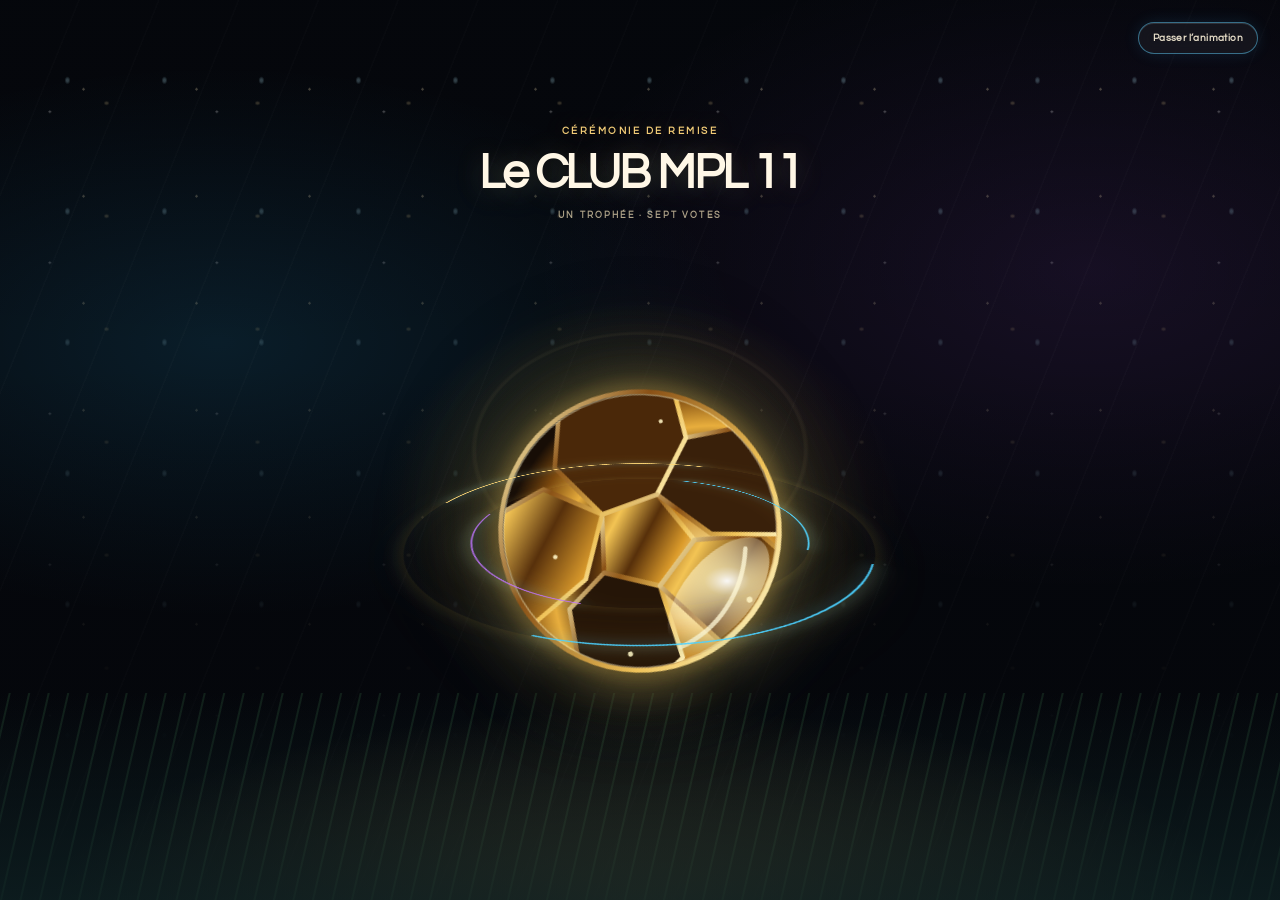
<file: index.html>
<!doctype html>
<html lang="fr">
  <head>
    <meta charset="utf-8" />
    <meta name="viewport" content="width=device-width, initial-scale=1" />
    <meta http-equiv="refresh" content="0; url=./public/?demo=1" />
    <meta name="robots" content="noindex, nofollow" />
    <title>Aperçu — MPL Ballin’ d’Or 2026</title>
  </head>
  <body>
    <p>Ouverture de l’aperçu… <a href="./public/?demo=1">Accéder à la maquette du bulletin</a></p>
    <script>window.location.replace(new URL("./public/?demo=1", window.location.href));</script>
  </body>
</html>
</file>
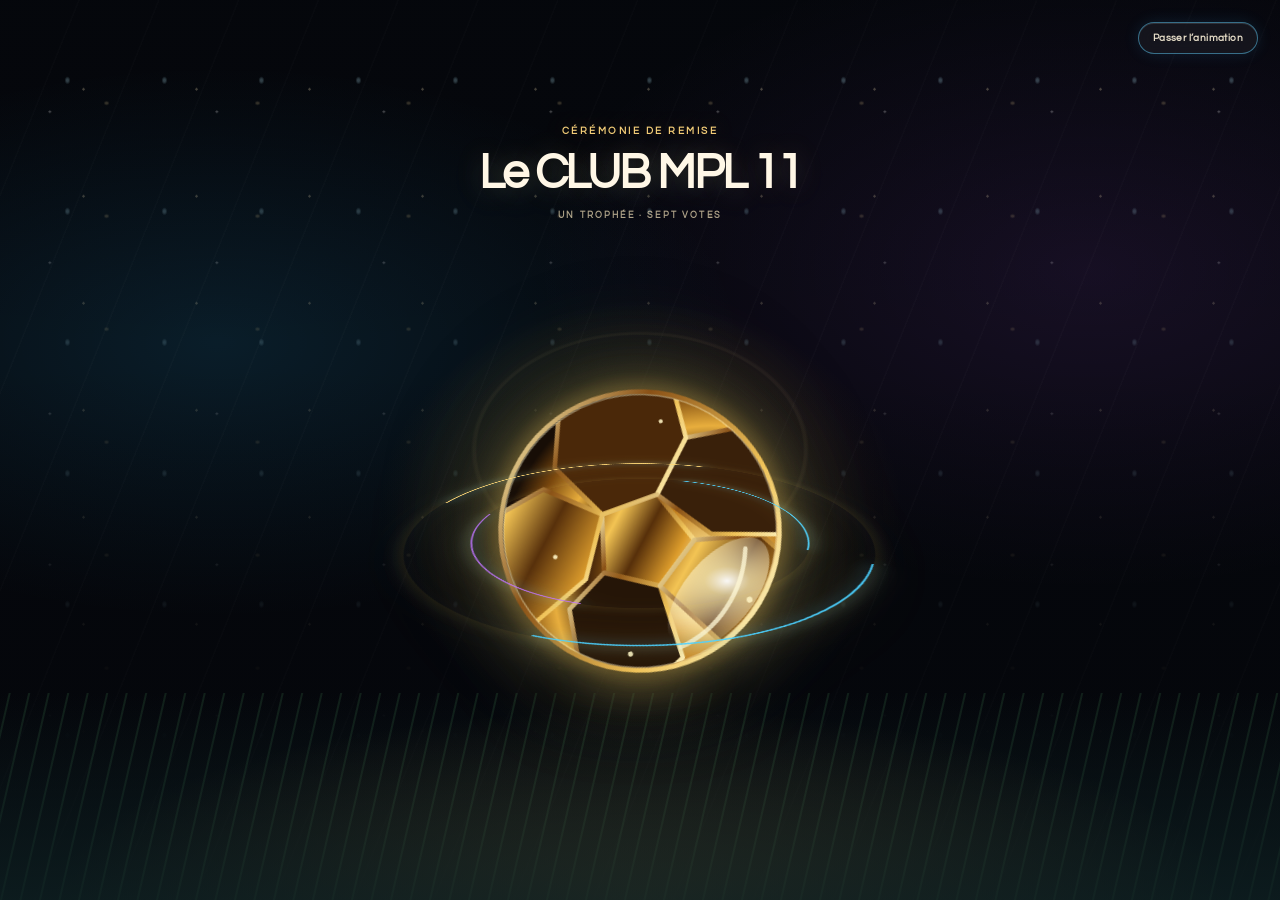
<file: public/index.html>
<!doctype html>
<html lang="fr" class="dark">
  <head>
    <meta charset="utf-8" />
    <meta name="viewport" content="width=device-width, initial-scale=1" />
    <meta name="theme-color" content="#090c13" />
    <meta name="description" content="Vote officiel des supporters du CLUB MPL 11 pour la cérémonie du MPL Ballin’ d’Or 2026. Une saison. Des légendes." />
    <title>Le CLUB MPL 11 — MPL Ballin’ d’Or 2026</title>
    <meta property="og:title" content="Le CLUB MPL 11 — MPL Ballin’ d’Or 2026" />
    <meta property="og:description" content="Vote officiel des supporters du CLUB MPL 11 pour la cérémonie du MPL Ballin’ d’Or 2026. Une saison. Des légendes." />
    <meta property="og:type" content="website" />
    <meta name="twitter:card" content="summary_large_image" />
    <link rel="preconnect" href="https://fonts.googleapis.com" />
    <link rel="preconnect" href="https://fonts.gstatic.com" crossorigin />
    <link href="https://fonts.googleapis.com/css2?family=Bebas+Neue&family=JetBrains+Mono:wght@500&family=Questrial&display=swap" rel="stylesheet" />
    <link rel="icon" href="./favicon.svg" type="image/svg+xml" />
    <link rel="stylesheet" href="./styles.css" />
    <script type="module" src="./app.js"></script>
  </head>
  <body class="ballot-page">
    <div id="app" class="app-shell">
      <div class="boot-message" role="status">Préparation du bulletin…</div>
    </div>
  </body>
</html>
</file>
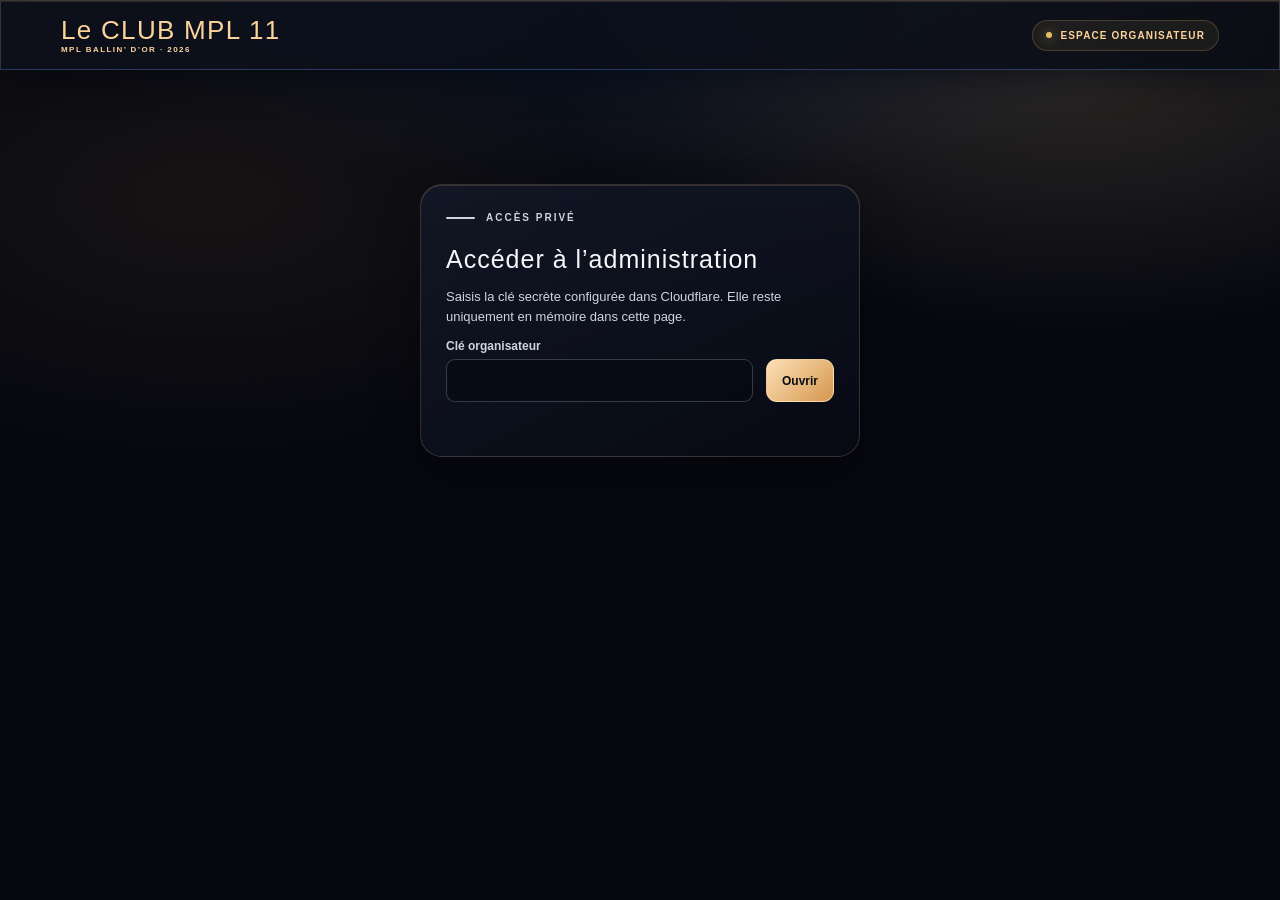
<file: public/admin.html>
<!doctype html>
<html lang="fr">
  <head>
    <meta charset="utf-8" />
    <meta name="viewport" content="width=device-width, initial-scale=1" />
    <meta name="theme-color" content="#111111" />
    <meta name="robots" content="noindex, nofollow" />
    <title>Organisateur — MPL Ballin’ d’Or 2026</title>
    <link rel="icon" href="./favicon.svg" type="image/svg+xml" />
    <link rel="stylesheet" href="./styles.css" />
    <script type="module" src="./admin.js"></script>
  </head>
  <body class="ballot-page admin-page">
    <header class="site-topbar"><a class="club-wordmark" href="./"><span class="wordmark-name">Le CLUB MPL 11</span><span class="wordmark-edition">MPL BALLIN’ D’OR · 2026</span></a><span class="topbar-label">Espace organisateur</span></header>
    <main class="admin-main" id="admin-root">
      <section class="locked-admin">
        <p class="eyebrow">Accès privé</p>
        <h1>Accéder à l’administration</h1>
        <p>Saisis la clé secrète configurée dans Cloudflare. Elle reste uniquement en mémoire dans cette page.</p>
        <form id="login-form" class="admin-row">
          <label class="field">Clé organisateur<input id="admin-secret" type="password" autocomplete="current-password" required /></label>
          <button class="admin-button" type="submit">Ouvrir</button>
        </form>
        <p class="admin-message" id="login-message" role="status"></p>
      </section>
    </main>
  </body>
</html>
</file>
<file: public/styles.css>
:root {
  color-scheme: light;
  --ink: #211d17;
  --ink-soft: #665f54;
  --night: #111111;
  --night-2: #24211c;
  --paper: #f5f2eb;
  --white: #fffefa;
  --line: #e4dccb;
  --lime: #e5bd68;
  --lime-strong: #c39337;
  --gold: #f0cf83;
  --danger: #9e3326;
  --shadow: 0 18px 50px rgba(16, 44, 39, .09);
  font-family: Inter, ui-sans-serif, system-ui, -apple-system, BlinkMacSystemFont, "Segoe UI", sans-serif;
}

* { box-sizing: border-box; }
html { scroll-behavior: smooth; }
body { margin: 0; background: var(--paper); color: var(--ink); }
button, input { font: inherit; }
button { cursor: pointer; }
a { color: inherit; }
.app-shell { min-height: 100vh; }
.boot-message { max-width: 920px; margin: 18vh auto; padding: 24px; color: var(--ink-soft); text-align: center; }

.site-topbar {
  height: 72px; display: flex; align-items: center; justify-content: space-between;
  padding: 0 max(24px, calc((100vw - 1180px) / 2)); background: var(--night); color: #fff;
}
.brand { display: flex; align-items: center; gap: 12px; text-decoration: none; font-size: 13px; font-weight: 800; letter-spacing: .11em; text-transform: uppercase; }
.brand-mark { width: 34px; height: 34px; display: grid; place-items: center; border-radius: 11px; background: var(--lime); color: var(--night); font-size: 19px; }
.topbar-label { color: #dce8db; font-size: 12px; letter-spacing: .08em; text-transform: uppercase; }

.hero {
  position: relative; overflow: hidden; min-height: 325px; padding: 58px 24px 64px;
  background: radial-gradient(ellipse at 90% 15%, rgba(229,189,104,.2), transparent 31%), linear-gradient(115deg, var(--night), #1e1b17 68%, #392b17);
  color: white;
}
.hero-inner { position: relative; z-index: 1; max-width: 1120px; margin: 0 auto; }
.hero::after {
  content: ""; position: absolute; top: -110px; right: max(-110px, calc((100vw - 1450px) / 2));
  width: 490px; height: 490px; border: 1px solid rgba(231,248,212,.12); border-radius: 50%;
  box-shadow: 0 0 0 42px rgba(231,248,212,.025), 0 0 0 84px rgba(231,248,212,.025), 0 0 0 126px rgba(231,248,212,.018);
}
.eyebrow { display: flex; align-items: center; gap: 9px; margin: 0 0 17px; color: var(--lime); font-size: 11px; font-weight: 800; letter-spacing: .15em; text-transform: uppercase; }
.eyebrow::before { content: ""; width: 24px; height: 1px; background: currentColor; }
.hero h1 { max-width: 720px; margin: 0; font-size: clamp(42px, 6vw, 68px); line-height: .99; letter-spacing: -.055em; font-weight: 800; }
.hero h1 span { color: var(--lime); }
.hero-subtitle { max-width: 540px; margin: 21px 0 0; color: #d6e4dc; font-size: 16px; line-height: 1.6; }
.hero-meta { display: flex; flex-wrap: wrap; gap: 10px 22px; margin-top: 27px; color: #eef4eb; font-size: 12px; }
.hero-meta span { display: inline-flex; align-items: center; gap: 8px; }
.meta-dot { display: inline-block; width: 7px; height: 7px; border-radius: 50%; background: var(--lime); box-shadow: 0 0 0 4px rgba(200,243,107,.13); }

.main-wrap { max-width: 1120px; margin: -28px auto 0; padding: 0 24px 80px; position: relative; z-index: 2; }
.notice { padding: 17px 20px; margin-bottom: 22px; display: flex; gap: 14px; align-items: flex-start; border: 1px solid #e7d9ae; border-radius: 15px; background: #fff9e9; color: #5d4a1c; box-shadow: 0 8px 25px rgba(53, 44, 18, .04); font-size: 13px; line-height: 1.5; }
.notice-icon { flex: 0 0 25px; height: 25px; display: grid; place-items: center; border-radius: 50%; background: #f4dfaa; font-weight: 900; }
.notice strong { display: block; margin-bottom: 2px; color: #3f351d; }
.notice ul { margin: 6px 0 0; padding-left: 18px; }
.notice li + li { margin-top: 4px; }
.demo-ribbon { margin-bottom: 18px; padding: 10px 14px; border: 1px solid #b7d9ff; border-radius: 11px; background: #edf6ff; color: #184e7c; font-size: 12px; font-weight: 700; }

.progress-panel { display: flex; align-items: center; justify-content: space-between; gap: 20px; margin-bottom: 24px; padding: 19px 22px; border: 1px solid var(--line); border-radius: 17px; background: var(--white); box-shadow: var(--shadow); }
.progress-copy { min-width: 160px; }
.progress-title { display: block; font-size: 14px; font-weight: 800; }
.progress-count { display: block; margin-top: 4px; color: var(--ink-soft); font-size: 12px; }
.progress-track { flex: 1; height: 9px; max-width: 610px; overflow: hidden; border-radius: 999px; background: #e8ede5; }
.progress-fill { width: 0; height: 100%; border-radius: inherit; background: var(--lime-strong); transition: width .25s ease; }
.progress-badge { min-width: 72px; padding: 8px 11px; border-radius: 10px; background: #eff7df; color: #314b16; text-align: center; font-size: 12px; font-weight: 800; }

.section-heading { display: flex; align-items: end; justify-content: space-between; gap: 20px; margin: 30px 0 12px; }
.section-heading h2 { margin: 0; font-size: clamp(21px, 3vw, 28px); letter-spacing: -.035em; }
.section-heading p { margin: 6px 0 0; color: var(--ink-soft); font-size: 13px; }
.category-list { display: grid; gap: 14px; }
.category-card { overflow: hidden; border: 1px solid var(--line); border-radius: 18px; background: var(--white); box-shadow: 0 5px 18px rgba(18,48,40,.035); }
.category-head { display: flex; align-items: center; justify-content: space-between; gap: 18px; padding: 18px 21px 12px; }
.category-title-wrap { display: flex; align-items: center; gap: 13px; }
.category-number { display: grid; place-items: center; width: 34px; height: 34px; border-radius: 12px; background: #f3ead7; color: #805d22; font-size: 12px; font-weight: 900; }
.category-title { margin: 0; font-size: 17px; letter-spacing: -.02em; }
.category-prompt { margin: 4px 0 0; color: #7b8981; font-size: 11px; }
.category-state { white-space: nowrap; color: #839087; font-size: 11px; font-weight: 700; }
.category-state.selected { color: #805d22; }
.candidate-grid { display: grid; grid-template-columns: repeat(4, minmax(0,1fr)); gap: 9px; padding: 7px 20px 20px; }
.candidate { position: relative; display: flex; min-width: 0; align-items: center; gap: 10px; padding: 9px; border: 1px solid #e6ebe3; border-radius: 13px; background: #fff; transition: border-color .16s, background .16s, transform .16s, box-shadow .16s; cursor: pointer; }
.candidate:hover { transform: translateY(-1px); border-color: #b5ce90; box-shadow: 0 7px 18px rgba(31,62,36,.08); }
.candidate:has(input:checked) { border-color: #bd8c35; background: #fff8e9; box-shadow: inset 0 0 0 1px #bd8c35; }
.rank-candidate.selected { border-color: #bd8c35; background: #fff8e9; box-shadow: inset 0 0 0 1px #bd8c35; }
.candidate input { position: absolute; width: 1px; height: 1px; opacity: 0; }
.candidate input:focus-visible + .candidate-inner .avatar { outline: 3px solid #9a6e21; outline-offset: 2px; }
.candidate-inner { display: flex; min-width: 0; flex: 1; align-items: center; gap: 10px; }
.avatar { flex: 0 0 46px; width: 46px; height: 46px; overflow: hidden; display: block; border-radius: 50%; background: #eaf0e3; }
.avatar svg { display: block; width: 100%; height: 100%; }
.candidate-name { overflow: hidden; color: #263b32; font-size: 12px; font-weight: 750; line-height: 1.25; text-overflow: ellipsis; }
.pick-mark { display: none; flex: 0 0 17px; width: 17px; height: 17px; margin-left: auto; place-items: center; border-radius: 50%; background: #9a6e21; color: #fff; font-size: 11px; font-weight: 900; }
.candidate:has(input:checked) .pick-mark { display: grid; }
.rank-select { flex: 0 0 58px; width: 58px; height: 34px; padding: 0 5px; border: 1px solid #d8e1d4; border-radius: 8px; background: #fff; color: var(--ink); font-size: 11px; font-weight: 800; }
.rank-candidate .candidate-name { flex: 1; }

.submit-area { display: flex; align-items: center; justify-content: space-between; gap: 18px; margin: 26px 0 0; padding: 20px 0 0; border-top: 1px solid #d8e0d6; }
.submit-note { max-width: 450px; margin: 0; color: var(--ink-soft); font-size: 12px; line-height: 1.5; }
.primary-button { min-height: 51px; display: inline-flex; align-items: center; justify-content: center; gap: 12px; padding: 0 23px; border: 0; border-radius: 13px; background: var(--lime); color: var(--night); font-size: 14px; font-weight: 900; box-shadow: 0 8px 22px rgba(124,164,52,.19); transition: transform .15s, background .15s; }
.primary-button:hover:not(:disabled) { transform: translateY(-1px); background: #d6ff8a; }
.primary-button:disabled { cursor: not-allowed; opacity: .48; box-shadow: none; }
.button-arrow { font-size: 19px; line-height: 1; }
.form-message { display: none; margin: 12px 0 0; color: var(--danger); font-size: 12px; font-weight: 700; }
.form-message.visible { display: block; }

.state-view { max-width: 700px; margin: 85px auto 100px; padding: 0 24px; text-align: center; }
.state-icon { width: 70px; height: 70px; margin: 0 auto 22px; display: grid; place-items: center; border-radius: 22px; background: var(--lime); color: var(--night); font-size: 31px; }
.state-view h1 { margin: 0; font-size: clamp(31px, 6vw, 46px); letter-spacing: -.045em; }
.state-view p { max-width: 510px; margin: 12px auto 0; color: var(--ink-soft); font-size: 15px; line-height: 1.65; }
.state-view .primary-button { margin-top: 25px; }
.inline-error { margin-top: 13px !important; color: var(--danger) !important; font-size: 13px !important; }
.site-footer { display: flex; justify-content: space-between; gap: 16px; max-width: 1120px; margin: 0 auto; padding: 0 24px 26px; color: #839087; font-size: 11px; }
.site-footer a { text-decoration: none; }
.site-footer a:hover { color: var(--ink); }

/* Admin screen */
.admin-main { max-width: 940px; margin: 0 auto; padding: 42px 24px 80px; }
.admin-intro { margin-bottom: 25px; }
.admin-intro h1 { margin: 0; font-size: 38px; letter-spacing: -.045em; }
.admin-intro p { max-width: 600px; color: var(--ink-soft); line-height: 1.6; }
.admin-panel { margin-top: 16px; padding: 22px; border: 1px solid var(--line); border-radius: 16px; background: var(--white); }
.admin-panel h2 { margin: 0 0 14px; font-size: 18px; }
.admin-row { display: flex; flex-wrap: wrap; align-items: end; gap: 13px; }
.field { flex: 1 1 210px; display: grid; gap: 6px; color: var(--ink-soft); font-size: 12px; font-weight: 700; }
.field input, .field textarea { width: 100%; min-height: 43px; padding: 10px 11px; border: 1px solid #d7cbb4; border-radius: 9px; background: #fff; color: var(--ink); }
.field textarea { resize: vertical; font: inherit; line-height: 1.5; }
.admin-button { min-height: 43px; padding: 0 15px; border: 0; border-radius: 9px; background: var(--night); color: #fff; font-size: 12px; font-weight: 800; }
.admin-button:hover { background: #255247; }
.admin-button.secondary { border: 1px solid #cdd8cb; background: #f6f8f1; color: var(--ink); }
.admin-button.danger { background: #8b332a; }
.check-row { display: flex; align-items: center; gap: 9px; margin: 15px 0; color: var(--ink); font-size: 13px; font-weight: 800; }
.check-row input { accent-color: #6f9d31; width: 17px; height: 17px; }
.admin-message { min-height: 18px; margin: 11px 0 0; color: var(--ink-soft); font-size: 12px; }
.admin-message.error { color: var(--danger); }
.admin-output { width: 100%; min-height: 114px; margin-top: 12px; padding: 12px; border: 1px solid #d5dfd1; border-radius: 10px; background: #f7f9f4; color: #24382e; font: 12px/1.5 ui-monospace, SFMono-Regular, Menlo, monospace; }
.admin-table { width: 100%; border-collapse: collapse; margin-top: 10px; font-size: 12px; }
.admin-table th, .admin-table td { padding: 10px 8px; border-bottom: 1px solid #e6ebe3; text-align: left; }
.admin-table th { color: #7d8a80; font-size: 10px; letter-spacing: .08em; text-transform: uppercase; }
.table-wrap { overflow-x: auto; margin: 12px 0 18px; }
.field-note { margin: 10px 0 15px; color: var(--ink-soft); font-size: 12px; line-height: 1.5; }
.status-good { padding: 13px 17px; border: 1px solid #d4c294; border-radius: 12px; background: #fff8e9; color: #72551e; font-size: 13px; font-weight: 750; }
.panel-title-row { justify-content: space-between; }
.panel-title-row h2 { margin: 0; }
.report-emails { margin: 18px 0 12px; }
.auth-view { max-width: 580px; padding: 28px; border: 1px solid var(--line); border-radius: 18px; background: var(--white); box-shadow: var(--shadow); }
.auth-view .state-icon { margin-top: 4px; }
.otp-form { display: grid; gap: 13px; margin: 22px auto 0; text-align: left; }
.otp-form input { text-align: center; font-size: 22px; letter-spacing: .35em; }
.auth-note { font-size: 12px !important; }
.form-message.error { color: var(--danger); }
.admin-button:disabled { cursor: not-allowed; opacity: .45; }
.admin-results { display: grid; gap: 14px; }
.result-group { padding: 13px 0; border-bottom: 1px solid #e6ebe3; }
.result-group h3 { margin: 0 0 8px; font-size: 14px; }
.result-line { display: flex; justify-content: space-between; gap: 15px; padding: 4px 0; color: var(--ink-soft); font-size: 12px; }
.locked-admin { max-width: 440px; margin: 9vh auto; padding: 25px; border: 1px solid var(--line); border-radius: 17px; background: var(--white); box-shadow: var(--shadow); }
.locked-admin h1 { margin: 0 0 7px; font-size: 25px; letter-spacing: -.035em; }
.locked-admin p { color: var(--ink-soft); font-size: 13px; line-height: 1.5; }

@media (max-width: 920px) {
  .candidate-grid { grid-template-columns: repeat(3, minmax(0,1fr)); }
}
@media (max-width: 640px) {
  .site-topbar { height: 62px; padding: 0 17px; }
  .topbar-label { font-size: 10px; }
  .hero { min-height: 310px; padding: 48px 20px 60px; }
  .hero::after { right: -250px; top: -65px; opacity: .75; }
  .hero-subtitle { font-size: 14px; }
  .main-wrap { padding: 0 14px 58px; }
  .notice { padding: 14px; font-size: 12px; }
  .progress-panel { flex-wrap: wrap; gap: 12px; padding: 15px; }
  .progress-copy { flex: 1; }
  .progress-track { order: 3; flex-basis: 100%; max-width: none; }
  .category-head { padding: 15px 14px 10px; }
  .candidate-grid { grid-template-columns: repeat(2, minmax(0,1fr)); gap: 7px; padding: 6px 12px 14px; }
  .candidate { gap: 6px; padding: 7px; }
  .candidate-inner { gap: 7px; }
  .avatar { width: 40px; height: 40px; flex-basis: 40px; }
  .candidate-name { font-size: 11px; }
  .rank-candidate { gap: 6px; padding: 7px; }
  .rank-candidate .avatar { width: 34px; height: 34px; flex-basis: 34px; }
  .rank-select { flex-basis: 48px; width: 48px; height: 32px; font-size: 10px; }
  .submit-area { align-items: stretch; flex-direction: column; }
  .primary-button { width: 100%; }
  .site-footer { flex-direction: column; padding: 0 17px 22px; }
  .admin-main { padding: 30px 15px 60px; }
  .admin-panel { padding: 16px; }
  .admin-intro h1 { font-size: 32px; }
  .admin-table { font-size: 11px; }
}

@media (prefers-reduced-motion: reduce) {
  *, *::before, *::after { scroll-behavior: auto !important; transition-duration: .01ms !important; }
}

/* Ballin' d'Or visual identity: a midnight gala with warm metallic accents. */
body.ballot-page {
  color-scheme: dark;
  --ink: #f4efe5;
  --ink-soft: #a8a6a1;
  --night: #090c13;
  --night-2: #151c28;
  --paper: #090c13;
  --white: #141b27;
  --line: rgba(226, 191, 111, .18);
  --lime: #e5bd68;
  --lime-strong: #f0cf7b;
  --gold: #f8e1a5;
  --danger: #ff887d;
  --shadow: 0 20px 60px rgba(0, 0, 0, .28);
  background:
    radial-gradient(ellipse at 50% 0, rgba(63, 51, 34, .19), transparent 42%),
    #090c13;
  color: var(--ink);
}

.ballot-page .site-topbar {
  position: relative;
  z-index: 4;
  height: 82px;
  border-bottom: 1px solid rgba(229, 189, 104, .16);
  background: rgba(8, 11, 17, .93);
  box-shadow: 0 8px 28px rgba(0, 0, 0, .16);
}
.ballot-page .brand { gap: 13px; letter-spacing: 0; text-transform: none; }
.ballot-page .brand-mark {
  width: 42px;
  height: 42px;
  border: 1px solid rgba(255, 238, 190, .5);
  border-radius: 14px;
  background: linear-gradient(145deg, #f8dfa0, #bd8731);
  box-shadow: 0 6px 20px rgba(202, 151, 62, .2), inset 0 1px 0 rgba(255,255,255,.55);
}
.ballot-page .brand-mark svg { width: 29px; height: 29px; fill: none; stroke: #15120c; stroke-width: 2.1; stroke-linecap: round; stroke-linejoin: round; }
.ballot-page .brand-copy { display: grid; gap: 3px; }
.ballot-page .brand-title { color: #f7f2e8; font-size: 13px; font-weight: 850; letter-spacing: .055em; text-transform: uppercase; }
.ballot-page .brand-subtitle { color: #c69b50; font-size: 9px; font-weight: 800; letter-spacing: .19em; }
.ballot-page .topbar-label {
  display: inline-flex;
  align-items: center;
  gap: 9px;
  padding: 9px 13px;
  border: 1px solid rgba(229, 189, 104, .22);
  border-radius: 999px;
  background: rgba(229, 189, 104, .07);
  color: #e4d4b5;
  font-size: 10px;
  font-weight: 750;
  letter-spacing: .11em;
}
.ballot-page .topbar-label::before { width: 6px; height: 6px; border-radius: 50%; background: var(--lime); box-shadow: 0 0 12px rgba(229,189,104,.8); content: ""; }

.ballot-page .hero {
  min-height: 490px;
  padding: 51px 24px 73px;
  border-bottom: 1px solid rgba(229, 189, 104, .14);
  background:
    radial-gradient(ellipse at 78% 42%, rgba(190, 135, 45, .2), transparent 31%),
    radial-gradient(ellipse at 12% 100%, rgba(44, 57, 77, .34), transparent 46%),
    linear-gradient(112deg, #090c13 5%, #10151f 54%, #17140f 100%);
}
.ballot-page .hero::before {
  position: absolute;
  inset: 0;
  background: repeating-linear-gradient(120deg, transparent 0 58px, rgba(255,255,255,.013) 59px 60px);
  content: "";
  pointer-events: none;
}
.ballot-page .hero::after {
  top: -185px;
  right: max(-84px, calc((100vw - 1510px) / 2));
  width: 630px;
  height: 630px;
  border-color: rgba(232, 193, 112, .12);
  box-shadow: 0 0 0 38px rgba(232,193,112,.025), 0 0 0 78px rgba(232,193,112,.022), 0 0 0 118px rgba(232,193,112,.018);
}
.ballot-page .hero-inner {
  display: grid;
  grid-template-columns: minmax(0, 1.08fr) minmax(330px, .92fr);
  align-items: center;
  gap: 24px;
  max-width: 1160px;
}
.ballot-page .hero-copy { position: relative; z-index: 2; padding: 25px 0 6px; }
.ballot-page .eyebrow { gap: 11px; margin-bottom: 20px; color: #e8c574; font-size: 10px; letter-spacing: .2em; }
.ballot-page .eyebrow::before { width: 29px; height: 2px; border-radius: 3px; }
.ballot-page .hero h1 {
  max-width: 670px;
  font-size: clamp(54px, 7.2vw, 88px);
  line-height: .93;
  letter-spacing: -.065em;
  text-shadow: 0 10px 45px rgba(0,0,0,.28);
}
.ballot-page .hero h1 span {
  color: transparent;
  background: linear-gradient(100deg, #fff1c6 2%, #e6c06f 51%, #b98231 100%);
  background-clip: text;
  -webkit-background-clip: text;
}
.ballot-page .hero-subtitle { max-width: 480px; margin-top: 20px; color: #c0c0c0; font-size: 15px; line-height: 1.75; }
.ballot-page .hero-meta { gap: 9px; margin-top: 27px; color: #eee7da; }
.ballot-page .hero-meta span {
  min-height: 36px;
  padding: 0 12px;
  border: 1px solid rgba(244, 224, 182, .15);
  border-radius: 999px;
  background: rgba(255,255,255,.045);
  color: #ded8cb;
  font-size: 10px;
  font-weight: 700;
}
.ballot-page .hero-meta .deadline-meta { border-color: rgba(229,189,104,.28); color: #f2d996; }
.ballot-page .meta-dot { width: 6px; height: 6px; background: #edc76f; box-shadow: 0 0 0 4px rgba(229,189,104,.11), 0 0 12px rgba(229,189,104,.6); }
.hero-art { position: relative; display: grid; min-height: 365px; place-items: center; isolation: isolate; }
.trophy-glow { position: absolute; width: 72%; aspect-ratio: 1; border-radius: 50%; background: rgba(207, 156, 69, .22); filter: blur(52px); }
.trophy-orbit { position: absolute; width: 77%; aspect-ratio: 1; border: 1px solid rgba(239,205,128,.2); border-radius: 50%; transform: rotate(-22deg) scaleY(.68); }
.orbit-two { width: 94%; border-color: rgba(239,205,128,.1); transform: rotate(24deg) scaleY(.72); }
.trophy-svg { position: relative; z-index: 1; width: min(100%, 355px); overflow: visible; filter: drop-shadow(0 24px 34px rgba(0,0,0,.47)); animation: trophy-float 6s ease-in-out infinite; }
.hero-art-caption { position: absolute; z-index: 2; right: 0; bottom: 3px; color: rgba(232,197,116,.68); font-size: 9px; font-weight: 800; letter-spacing: .22em; }
@keyframes trophy-float { 0%, 100% { transform: translateY(0) rotate(-1deg); } 50% { transform: translateY(-8px) rotate(1deg); } }

.ballot-page .main-wrap { max-width: 1160px; margin-top: -31px; padding-bottom: 72px; }
.ballot-page .demo-ribbon {
  display: flex;
  align-items: center;
  gap: 12px;
  margin-bottom: 16px;
  padding: 13px 17px;
  border: 1px solid rgba(229,189,104,.31);
  border-radius: 13px;
  background: linear-gradient(100deg, rgba(146,99,32,.22), rgba(26,31,39,.93));
  color: #f1d58f;
  font-size: 11px;
  line-height: 1.5;
  box-shadow: 0 10px 28px rgba(0,0,0,.17);
}
.ballot-page .demo-ribbon::before { display: grid; flex: 0 0 24px; width: 24px; height: 24px; place-items: center; border: 1px solid rgba(240,207,123,.38); border-radius: 50%; content: "✦"; font-size: 11px; }
.ballot-page .progress-panel {
  gap: 22px;
  margin-bottom: 34px;
  padding: 20px 23px;
  border-color: rgba(230,193,112,.2);
  border-radius: 17px;
  background: linear-gradient(112deg, rgba(24,31,43,.98), rgba(18,23,32,.98));
  box-shadow: 0 18px 40px rgba(0,0,0,.26), inset 0 1px 0 rgba(255,255,255,.035);
}
.ballot-page .progress-title { color: #f5ecdc; font-size: 13px; }
.ballot-page .progress-count { color: #a9a9aa; font-size: 11px; }
.ballot-page .progress-track { height: 7px; background: #252d39; }
.ballot-page .progress-fill { background: linear-gradient(90deg, #a87930, #f2d488); box-shadow: 0 0 12px rgba(229,189,104,.35); }
.ballot-page .progress-badge { border: 1px solid rgba(229,189,104,.35); border-radius: 999px; background: rgba(229,189,104,.1); color: #f1d58f; }
.ballot-page .section-heading { align-items: center; margin: 0 0 17px; }
.ballot-page .section-kicker { margin: 0 0 7px; color: #bd9450; font-size: 9px; font-weight: 850; letter-spacing: .19em; }
.ballot-page .section-heading h2 { color: #f4eee3; font-size: clamp(26px, 4vw, 34px); letter-spacing: -.045em; }
.ballot-page .section-heading p:not(.section-kicker) { color: #a3a5a8; font-size: 12px; }
.ballot-page .section-counter { padding: 9px 12px; border: 1px solid rgba(229,189,104,.21); border-radius: 999px; color: #c7a45d; font-size: 9px; font-weight: 800; letter-spacing: .12em; }
.ballot-page .category-list { gap: 15px; }
.ballot-page .category-card {
  position: relative;
  border: 1px solid rgba(230,193,112,.17);
  border-radius: 17px;
  background: linear-gradient(120deg, rgba(22,29,41,.98), rgba(16,21,30,.98));
  box-shadow: 0 12px 30px rgba(0,0,0,.19), inset 0 1px 0 rgba(255,255,255,.025);
  transition: border-color .2s, transform .2s, box-shadow .2s;
}
.ballot-page .category-card:hover { transform: translateY(-2px); border-color: rgba(230,193,112,.34); box-shadow: 0 18px 36px rgba(0,0,0,.26); }
.ballot-page .category-card::before { position: absolute; top: 21px; bottom: 21px; left: 0; width: 2px; border-radius: 0 3px 3px 0; background: linear-gradient(180deg, transparent, #d2a64f, transparent); content: ""; opacity: .85; }
.ballot-page .category-head { padding: 19px 22px 13px; }
.ballot-page .category-title-wrap { gap: 14px; }
.ballot-page .category-number {
  width: 42px;
  height: 42px;
  border: 1px solid rgba(255,239,197,.55);
  border-radius: 14px;
  background: linear-gradient(145deg, #f3d88e, #a8772f);
  box-shadow: 0 5px 17px rgba(192,139,49,.19), inset 0 1px 0 rgba(255,255,255,.55);
  color: #17130c;
  font-size: 11px;
}
.ballot-page .category-title { color: #f2ede4; font-size: 16px; font-weight: 780; }
.ballot-page .category-prompt { color: #969ca5; font-size: 10px; }
.ballot-page .category-state { padding: 6px 9px; border: 1px solid rgba(255,255,255,.07); border-radius: 999px; color: #8f969f; font-size: 9px; }
.ballot-page .category-state.selected { border-color: rgba(229,189,104,.28); background: rgba(229,189,104,.08); color: #e9ca80; }
.ballot-page .candidate-grid { grid-template-columns: repeat(auto-fit, minmax(188px, 1fr)); gap: 9px; padding: 7px 20px 19px; }
.ballot-page .candidate {
  min-height: 67px;
  gap: 11px;
  padding: 8px 11px;
  border-color: rgba(206,214,224,.1);
  border-radius: 13px;
  background: linear-gradient(115deg, rgba(31,40,54,.9), rgba(23,29,40,.94));
}
.ballot-page .candidate:hover { transform: translateY(-2px); border-color: rgba(229,189,104,.52); background: linear-gradient(115deg, rgba(48,46,39,.98), rgba(28,34,43,.98)); box-shadow: 0 8px 20px rgba(0,0,0,.24); }
.ballot-page .candidate:has(input:checked) { border-color: #e1bd6b; background: linear-gradient(115deg, rgba(108,77,31,.5), rgba(38,39,39,.98)); box-shadow: inset 0 0 0 1px rgba(240,207,123,.4), 0 7px 22px rgba(177,129,45,.13); }
.ballot-page .avatar { width: 47px; height: 47px; flex-basis: 47px; border: 1px solid rgba(244,216,151,.56); background: #1e2531; box-shadow: 0 0 0 3px rgba(229,189,104,.07); }
.ballot-page .candidate-name { color: #f0eee8; font-size: 12px; font-weight: 750; }
.ballot-page .pick-mark { background: linear-gradient(145deg, #f3d88e, #b17b2d); color: #17130c; }
.ballot-page .candidate:has(input:checked) .candidate-name { color: #ffe7ad; }
.ballot-page .submit-area { border-color: rgba(230,193,112,.17); }
.ballot-page .submit-note { color: #999fa8; }
.ballot-page .primary-button {
  min-height: 54px;
  border: 1px solid rgba(255,239,197,.55);
  border-radius: 13px;
  background: linear-gradient(115deg, #f3d98f, #c38c37);
  color: #17130c;
  box-shadow: 0 10px 24px rgba(182,128,37,.22), inset 0 1px 0 rgba(255,255,255,.48);
}
.ballot-page .primary-button:hover:not(:disabled) { background: linear-gradient(115deg, #ffe9a8, #dfad55); }
.ballot-page .primary-button:disabled { border-color: rgba(214,194,150,.13); background: #353537; color: #99958d; opacity: 1; }
.ballot-page .form-message { color: #f3d38a; }
.ballot-page .site-footer { color: #737a83; }

@media (max-width: 800px) {
  .ballot-page .hero { min-height: 440px; }
  .ballot-page .hero-inner { grid-template-columns: minmax(0, 1fr) minmax(250px, .72fr); gap: 5px; }
  .ballot-page .hero h1 { font-size: clamp(48px, 7vw, 68px); }
  .hero-art { min-height: 310px; }
  .trophy-svg { width: min(100%, 300px); }
  .ballot-page .candidate-grid { grid-template-columns: repeat(auto-fit, minmax(165px, 1fr)); }
}

@media (max-width: 640px) {
  .ballot-page .site-topbar { height: 68px; padding: 0 15px; }
  .ballot-page .brand-mark { width: 38px; height: 38px; border-radius: 12px; }
  .ballot-page .brand-title { max-width: 190px; overflow: hidden; font-size: 10px; text-overflow: ellipsis; white-space: nowrap; }
  .ballot-page .brand-subtitle { font-size: 8px; }
  .ballot-page .topbar-label { padding: 8px 10px; font-size: 8px; letter-spacing: .07em; }
  .ballot-page .hero { min-height: auto; padding: 35px 18px 57px; }
  .ballot-page .hero-inner { grid-template-columns: 1fr; gap: 0; }
  .ballot-page .hero-copy { padding: 7px 0 0; }
  .ballot-page .eyebrow { margin-bottom: 14px; font-size: 8px; }
  .ballot-page .hero h1 { font-size: clamp(48px, 14vw, 67px); }
  .ballot-page .hero-subtitle { max-width: 360px; margin-top: 15px; font-size: 13px; }
  .ballot-page .hero-meta { gap: 7px; margin-top: 19px; }
  .ballot-page .hero-meta span { min-height: 32px; padding: 0 9px; font-size: 9px; }
  .hero-art { min-height: 200px; margin: -2px 0 -20px; }
  .trophy-svg { width: 205px; }
  .trophy-orbit { width: 58%; }
  .orbit-two { width: 73%; }
  .hero-art-caption { right: 14px; bottom: 8px; font-size: 7px; }
  .ballot-page .main-wrap { margin-top: -22px; padding: 0 12px 48px; }
  .ballot-page .demo-ribbon { gap: 9px; padding: 10px 12px; font-size: 10px; }
  .ballot-page .progress-panel { gap: 12px; margin-bottom: 27px; padding: 14px; }
  .ballot-page .progress-badge { min-width: 58px; padding: 7px; font-size: 10px; }
  .ballot-page .section-heading { margin-bottom: 14px; }
  .ballot-page .section-heading h2 { font-size: 26px; }
  .ballot-page .section-heading p:not(.section-kicker) { max-width: 265px; font-size: 11px; }
  .ballot-page .section-counter { display: none; }
  .ballot-page .category-card { border-radius: 15px; }
  .ballot-page .category-head { gap: 9px; padding: 14px 13px 10px; }
  .ballot-page .category-title-wrap { gap: 10px; }
  .ballot-page .category-number { width: 36px; height: 36px; border-radius: 12px; font-size: 10px; }
  .ballot-page .category-title { font-size: 13px; }
  .ballot-page .category-prompt { font-size: 9px; }
  .ballot-page .category-state { padding: 5px 7px; font-size: 8px; }
  .ballot-page .candidate-grid { grid-template-columns: repeat(2, minmax(0,1fr)); gap: 7px; padding: 5px 10px 13px; }
  .ballot-page .candidate { min-height: 58px; gap: 7px; padding: 6px; border-radius: 11px; }
  .ballot-page .avatar { width: 38px; height: 38px; flex-basis: 38px; }
  .ballot-page .candidate-name { font-size: 10px; }
  .ballot-page .pick-mark { flex-basis: 15px; width: 15px; height: 15px; font-size: 9px; }
  .ballot-page .submit-area { gap: 13px; margin-top: 20px; padding-top: 16px; }
  .ballot-page .submit-note { font-size: 11px; }
  .ballot-page .site-footer { padding: 0 14px 20px; }
}

@media (prefers-reduced-motion: reduce) {
  .trophy-svg { animation: none; }
}

.ballot-page .demo-receipt .state-icon {
  border: 1px solid rgba(255,239,197,.5);
  border-radius: 50%;
  background: linear-gradient(145deg, #f3d98f, #bd8731);
  box-shadow: 0 10px 30px rgba(182,128,37,.2), inset 0 1px 0 rgba(255,255,255,.55);
}
.ballot-page .demo-receipt .section-kicker { margin: 0; color: #c9a45c; }
.ballot-page .demo-receipt h1 { color: #f6e2aa; }
.ballot-page .demo-receipt .demo-ribbon { max-width: 520px; justify-content: center; margin: 27px auto 0; }

.cinematic-screen {
  position: fixed;
  z-index: 1000;
  inset: 0;
  display: grid;
  overflow: hidden;
  place-items: center;
  background:
    radial-gradient(ellipse at 50% 83%, rgba(203,155,68,.23), transparent 33%),
    radial-gradient(ellipse at 50% 0%, rgba(36,50,75,.5), transparent 58%),
    #070a11;
  color: #f5f0e6;
  opacity: 1;
  transition: opacity .42s ease;
}
.cinematic-screen::before,
.cinematic-screen::after { position: absolute; inset: 0; content: ""; pointer-events: none; }
.cinematic-screen::before {
  background: linear-gradient(180deg, transparent 25%, rgba(8,10,16,.15) 58%, #070a11 100%), repeating-linear-gradient(112deg, transparent 0 55px, rgba(255,255,255,.018) 56px 57px);
}
.cinematic-screen::after {
  inset: auto 0 0;
  height: 23%;
  background: radial-gradient(ellipse at 50% 100%, rgba(222,177,88,.2), transparent 65%);
}
.cinematic-screen.cinematic-leaving { opacity: 0; }
.cinematic-stars {
  position: absolute;
  inset: 0;
  background-image: radial-gradient(#f8e6b9 1px, transparent 1.5px), radial-gradient(#fff 1px, transparent 1.5px);
  background-position: 12% 18%, 72% 25%;
  background-size: 113px 107px, 167px 151px;
  opacity: .3;
  mask-image: linear-gradient(180deg, #000, transparent 85%);
}
.cinematic-light {
  position: absolute;
  top: -47%;
  left: 50%;
  width: min(90vw, 900px);
  height: 100%;
  transform: translateX(-50%);
  background: conic-gradient(from 250deg at 50% 0, transparent 0 20deg, rgba(232,198,121,.08) 23deg 28deg, transparent 32deg 55deg, rgba(232,198,121,.06) 58deg 64deg, transparent 68deg);
  filter: blur(20px);
}
.cinematic-copy {
  position: absolute;
  z-index: 2;
  top: 14%;
  width: min(90vw, 760px);
  text-align: center;
  animation: cinematic-copy-in .75s .45s both ease-out;
}
.cinematic-copy p { margin: 0 0 13px; color: #d5b66e; font-size: 10px; font-weight: 850; letter-spacing: .25em; }
.cinematic-copy h1 { margin: 0; color: #fff7e6; font-size: clamp(25px, 5vw, 48px); font-weight: 820; letter-spacing: -.045em; text-shadow: 0 5px 30px rgba(229,189,104,.2); }
.cinematic-copy span { display: block; margin-top: 13px; color: rgba(239,222,183,.72); font-size: 9px; font-weight: 750; letter-spacing: .24em; }
.ball-journey { position: absolute; z-index: 1; top: 59%; left: 50%; width: min(64vw, 330px); aspect-ratio: 1; perspective: 800px; }
.ball-journey-in { animation: ball-approach 2.65s cubic-bezier(.15,.7,.16,1) both; }
.ball-journey-out { top: 62%; animation: ball-to-sky 2.35s cubic-bezier(.28,.02,.68,.99) both; }
.cinematic-ball { position: relative; z-index: 1; display: block; width: 100%; height: 100%; overflow: visible; filter: drop-shadow(0 24px 34px rgba(0,0,0,.56)); }
.ball-journey-in .cinematic-ball { animation: ball-roll-in 2.65s linear both; }
.ball-journey-out .cinematic-ball { animation: ball-roll-away 2.35s linear both; }
.ball-shadow { position: absolute; bottom: -4%; left: 16%; width: 68%; height: 15%; border-radius: 50%; background: rgba(0,0,0,.6); filter: blur(17px); transform: scale(.35); animation: shadow-arrive 2.65s ease-out both; }
.ball-journey-out .ball-shadow { animation: shadow-depart 2.35s ease-in both; }
.skip-animation {
  position: absolute;
  z-index: 4;
  top: max(22px, env(safe-area-inset-top));
  right: max(22px, env(safe-area-inset-right));
  padding: 10px 14px;
  border: 1px solid rgba(244,220,166,.3);
  border-radius: 999px;
  background: rgba(255,255,255,.05);
  color: #e8dfca;
  font-size: 10px;
  font-weight: 750;
  letter-spacing: .04em;
  backdrop-filter: blur(8px);
}
.skip-animation:hover { border-color: rgba(244,220,166,.65); background: rgba(229,189,104,.12); }
@keyframes ball-approach {
  0% { opacity: 0; transform: translate(-50%, 65%) scale(.13); }
  22% { opacity: 1; }
  74% { transform: translate(-50%, -47%) scale(1.13); }
  100% { transform: translate(-50%, -50%) scale(1); }
}
@keyframes ball-roll-in { from { transform: rotate(-30deg); } to { transform: rotate(880deg); } }
@keyframes ball-to-sky {
  0% { opacity: 1; transform: translate(-50%, -50%) scale(1); }
  50% { opacity: 1; transform: translate(-43%, -130%) scale(.58); }
  100% { opacity: 0; transform: translate(-22%, -280%) scale(.12); }
}
@keyframes ball-roll-away { to { transform: rotate(1040deg); } }
@keyframes shadow-arrive { from { opacity: 0; transform: scale(.2); } 70% { opacity: .9; transform: scale(1.1); } to { opacity: .75; transform: scale(1); } }
@keyframes shadow-depart { to { opacity: 0; transform: scale(.2); } }
@keyframes cinematic-copy-in { from { opacity: 0; transform: translateY(14px); } to { opacity: 1; transform: translateY(0); } }
.cinematic-outro .cinematic-copy { animation: cinematic-copy-out 1s .65s both ease-in; }
@keyframes cinematic-copy-out { to { opacity: 0; transform: translateY(-18px); } }

@media (max-width: 640px) {
  .cinematic-copy { top: 18%; }
  .cinematic-copy p { font-size: 8px; }
  .cinematic-copy span { font-size: 7px; }
  .ball-journey { top: 58%; width: min(72vw, 270px); }
  .ball-journey-out { top: 63%; }
  .skip-animation { top: max(14px, env(safe-area-inset-top)); right: max(14px, env(safe-area-inset-right)); padding: 8px 11px; font-size: 9px; }
}
@media (prefers-reduced-motion: reduce) {
  .cinematic-screen *, .cinematic-screen::before, .cinematic-screen::after { animation-duration: .01ms !important; transition-duration: .01ms !important; }
}

/* Broadcast-style stadium finish for the spinning football. */
.cinematic-light {
  background: conic-gradient(from 245deg at 50% 0,
    transparent 0 13deg,
    rgba(63, 194, 255, .17) 16deg 20deg,
    transparent 24deg 42deg,
    rgba(232, 190, 99, .17) 45deg 50deg,
    transparent 54deg 69deg,
    rgba(63, 194, 255, .11) 72deg 77deg,
    transparent 81deg);
}
.cinematic-screen::before {
  background:
    radial-gradient(ellipse at 8% 8%, rgba(110,218,255,.62) 0 2px, transparent 16px),
    radial-gradient(ellipse at 92% 8%, rgba(246,208,126,.7) 0 2px, transparent 18px),
    linear-gradient(180deg, transparent 25%, rgba(8,10,16,.15) 58%, #070a11 100%),
    repeating-linear-gradient(112deg, transparent 0 55px, rgba(255,255,255,.018) 56px 57px);
}
.cinematic-screen::after {
  background:
    linear-gradient(180deg, transparent, rgba(15,34,36,.75)),
    radial-gradient(ellipse at 50% 100%, rgba(222,177,88,.24), transparent 65%),
    repeating-linear-gradient(103deg, transparent 0 8px, rgba(89,183,112,.14) 9px 10px, transparent 11px 19px);
}
.cinematic-stars::before {
  position: absolute;
  inset: 0;
  background-image:
    radial-gradient(ellipse, rgba(186,239,255,.88) 0 1px, transparent 3px),
    radial-gradient(ellipse, rgba(255,225,158,.75) 0 1px, transparent 3px);
  background-position: 18% 36%, 83% 49%;
  background-size: 97px 131px, 151px 113px;
  content: "";
  animation: spray-drift 5s ease-in-out infinite alternate;
}
.ball-journey::before,
.ball-journey::after {
  position: absolute;
  z-index: 2;
  inset: -19%;
  border: 2px solid transparent;
  border-top-color: rgba(234,194,103,.94);
  border-bottom-color: rgba(67,204,255,.95);
  border-radius: 50%;
  content: "";
  filter: drop-shadow(0 0 9px rgba(63,194,255,.75)) drop-shadow(0 0 16px rgba(236,190,91,.48));
  pointer-events: none;
  transform: rotateX(68deg) rotateZ(-24deg);
  animation: trail-orbit 2.2s linear infinite;
}
.ball-journey::after {
  inset: -10%;
  border-top-color: rgba(79,197,255,.88);
  border-bottom-color: rgba(255,222,151,.83);
  transform: rotateX(68deg) rotateZ(62deg) scale(.84);
  animation-duration: 1.65s;
  animation-direction: reverse;
}
.cinematic-ball { filter: drop-shadow(0 0 13px rgba(69,196,255,.23)) drop-shadow(0 24px 34px rgba(0,0,0,.58)); }
@keyframes trail-orbit { to { rotate: 360deg; } }
@keyframes spray-drift { from { transform: translate3d(-5px, 7px, 0); opacity: .38; } to { transform: translate3d(7px, -9px, 0); opacity: .78; } }

@media (prefers-reduced-motion: reduce) {
  .ball-journey::before, .ball-journey::after, .cinematic-stars::before { animation: none; }
}


/* Design système repris du prototype Le CLUB MPL 11 : Liquid Glass + rebords rétroéclairés. */
.font-display { font-family: "Bebas Neue", Impact, sans-serif; letter-spacing: .035em; }
.liquid-glass {
  position: relative;
  background: linear-gradient(155deg, rgba(20,25,42,.78), rgba(11,15,27,.72) 55%, rgba(8,11,20,.82));
  backdrop-filter: blur(22px) saturate(135%);
  -webkit-backdrop-filter: blur(22px) saturate(135%);
  border: 1px solid rgba(252,212,155,.17);
  box-shadow: inset 0 1px 0 rgba(252,212,155,.2), inset 0 -1px 0 rgba(255,255,255,.04), 0 24px 48px -14px rgba(2,5,14,.78);
}
.nominee-glass {
  background: linear-gradient(160deg, rgba(22,28,46,.66), rgba(11,16,29,.73));
  backdrop-filter: blur(14px) saturate(125%);
  -webkit-backdrop-filter: blur(14px) saturate(125%);
  border: 1px solid rgba(255,255,255,.12);
  box-shadow: inset 0 1px 0 rgba(255,255,255,.12), 0 10px 26px -12px rgba(2,6,18,.65);
}
.ballot-page .site-topbar {
  position: sticky; top: 0; z-index: 30; height: 70px; gap: 20px;
  border-bottom: 1px solid rgba(255,255,255,.1);
  background: rgba(5,8,17,.78); backdrop-filter: blur(20px) saturate(135%);
  box-shadow: 0 8px 30px rgba(0,0,0,.2);
}
.club-wordmark { display:grid; gap:2px; flex:0 0 auto; color:#f5f7fa; text-decoration:none; }
.wordmark-name { font-family:"Bebas Neue",Impact,sans-serif; font-size:26px; letter-spacing:.05em; line-height:1; }
.wordmark-edition { color:#fcd49b; font-size:8px; font-weight:800; letter-spacing:.18em; }
.club-nav { display:flex; gap:26px; align-items:center; margin-left:auto; }
.club-nav a { color:#b8c3d6; font-size:12px; text-decoration:none; transition:color .18s; }
.club-nav a:hover { color:#fff; }
.topbar-submit { min-height:40px; display:flex; gap:10px; align-items:center; justify-content:center; padding:0 14px; border:1px solid rgba(243,192,125,.45); border-radius:12px; background:rgba(16,21,36,.85); color:#fcd49b; font-size:11px; text-decoration:none; box-shadow:0 0 16px -6px rgba(243,192,125,.38); }
.ballot-page .hero {
  width:calc(100% - 40px); max-width:1160px; min-height:485px; margin:24px auto 0;
  overflow:hidden; border:1px solid rgba(252,212,155,.2); border-radius:28px;
  background:linear-gradient(90deg,rgba(5,8,17,.94),rgba(5,8,17,.82) 54%,rgba(5,8,17,.58)),linear-gradient(0deg,rgba(5,8,17,.78),transparent 65%),url("./assets/stadium-hero.jpg") center/cover;
  box-shadow:inset 0 1px 0 rgba(252,212,155,.25),0 26px 70px rgba(0,0,0,.42);
}
.ballot-page .hero::before { z-index:0; }
.ballot-page .hero::after { border-color:rgba(252,212,155,.12); }
.ballot-page .hero-inner { max-width:1080px; grid-template-columns:minmax(0,1fr) minmax(260px,.5fr); }
.ballot-page .hero h1 { font-family:"Bebas Neue",Impact,sans-serif; font-weight:400; letter-spacing:.025em; }
.ballot-page .hero-subtitle { color:#cbd5e1; }
.hero-ball-stage { position:relative; display:grid; min-height:330px; place-items:center; isolation:isolate; }
.hero-ball-halo { position:absolute; width:68%; aspect-ratio:1; border-radius:50%; background:rgba(59,130,246,.25); filter:blur(50px); }
.hero-ball-orbit { position:absolute; width:85%; aspect-ratio:1; border:1px solid rgba(252,212,155,.28); border-radius:50%; box-shadow:0 0 0 24px rgba(96,165,250,.035),0 0 44px rgba(59,130,246,.22); transform:rotateX(62deg) rotateZ(-22deg); }
.hero-ball { position:relative; z-index:1; width:min(90%,250px); overflow:visible; filter:drop-shadow(0 24px 32px rgba(0,0,0,.55)); animation:hero-ball-spin 26s linear infinite; }
@keyframes hero-ball-spin { to { transform:rotate(360deg); } }
.hero-art-caption { position:absolute; right:4px; bottom:0; color:rgba(252,212,155,.68); font-size:8px; font-weight:800; letter-spacing:.2em; }
.hero-info { display:grid; grid-template-columns:1.15fr .85fr; gap:18px; width:calc(100% - 40px); max-width:1160px; margin:20px auto 0; }
.info-panel { min-width:0; padding:24px 26px; border-radius:22px; scroll-margin-top:90px; }
.info-panel::before { position:absolute; top:0; left:8%; right:8%; height:1px; content:""; background:linear-gradient(90deg,transparent,rgba(252,212,155,.75),transparent); }
.info-kicker { margin:0 0 8px; color:#fcd49b; font-size:9px; font-weight:800; letter-spacing:.2em; }
.info-kicker.blue { color:#60a5fa; }
.info-panel h2 { margin:0; color:#f5f7fa; font-family:"Bebas Neue",Impact,sans-serif; font-size:25px; font-weight:400; letter-spacing:.035em; }
.info-date { margin:12px 0 0; color:#fcd49b; font-size:14px; font-weight:700; }
.info-copy,.info-panel li { color:#cbd5e1; font-size:12px; line-height:1.65; }
.info-panel ul { display:grid; gap:5px; margin:10px 0 0; padding-left:18px; }
.info-panel li::marker { color:#f3c07d; }
.ballot-page .main-wrap { margin-top:24px; }
.ballot-page .progress-panel,.ballot-page .category-card {
  background:linear-gradient(155deg,rgba(20,25,42,.78),rgba(11,15,27,.72) 55%,rgba(8,11,20,.82));
  backdrop-filter:blur(18px) saturate(130%); -webkit-backdrop-filter:blur(18px) saturate(130%);
  border:1px solid rgba(252,212,155,.17);
  box-shadow:inset 0 1px 0 rgba(252,212,155,.16),0 18px 42px rgba(0,0,0,.26);
}
.ballot-page .category-card::before { width:2px; background:linear-gradient(180deg,transparent,#60a5fa,#fcd49b,transparent); }
.ballot-page .category-head { border-bottom:1px solid rgba(255,255,255,.08); }
.ballot-page .category-title { font-family:"Bebas Neue",Impact,sans-serif; font-size:21px; font-weight:400; letter-spacing:.04em; }
.ballot-page .candidate {
  background:linear-gradient(150deg,rgba(25,32,49,.72),rgba(11,16,29,.78));
  backdrop-filter:blur(12px) saturate(125%); -webkit-backdrop-filter:blur(12px) saturate(125%);
  border:1px solid rgba(255,255,255,.12);
  box-shadow:inset 0 1px 0 rgba(255,255,255,.1),0 10px 26px -14px rgba(2,6,18,.7);
}
.ballot-page .candidate:hover { border-color:rgba(96,165,250,.58); box-shadow:0 0 0 1px rgba(59,130,246,.2),0 0 24px -10px rgba(96,165,250,.34); }
.ballot-page .candidate:has(input:checked) {
  border-color:rgba(252,212,155,.9);
  background:linear-gradient(155deg,rgba(44,34,22,.72),rgba(16,21,36,.86));
  box-shadow:inset 0 1px 0 rgba(252,212,155,.3),0 0 0 1px rgba(243,192,125,.36),0 0 28px -12px rgba(243,192,125,.32);
}
.ballot-page .candidate-name { color:#f5f7fa; }
.ballot-page .candidate:has(input:checked) .candidate-name { color:#ffe7ad; }
.ballot-page .submit-area { border-color:rgba(255,255,255,.12); }
.ballot-page .primary-button {
  background:linear-gradient(135deg,#fde0b6 0%,#f3c07d 54%,#d5974e 100%);
  box-shadow:inset 0 1px 0 rgba(255,250,240,.65),0 10px 28px -8px rgba(243,192,125,.48),0 0 18px -6px rgba(59,130,246,.22);
}
.ballot-page .primary-button:hover:not(:disabled) { filter:brightness(1.05); transform:translateY(-1px); }
.ballot-page .state-view,.ballot-page .auth-view { color:#f5f7fa; }
.ballot-page .auth-view,.ballot-page .state-icon { background-color:rgba(14,18,29,.75); border-color:rgba(252,212,155,.2); }
@media(max-width:800px) {
  .club-nav { gap:14px; }
  .ballot-page .hero-inner { grid-template-columns:minmax(0,1fr) minmax(210px,.55fr); }
  .hero-ball-stage { min-height:270px; }
  .hero-ball { width:min(92%,210px); }
}
@media(max-width:640px) {
  .ballot-page .site-topbar { height:64px; padding:0 14px; }
  .wordmark-name { font-size:21px; }
  .wordmark-edition { font-size:7px; }
  .club-nav { display:none; }
  .topbar-submit { min-height:36px; padding:0 10px; font-size:9px; }
  .ballot-page .hero { width:calc(100% - 22px); min-height:0; margin-top:12px; padding:28px 17px 26px; border-radius:21px; }
  .ballot-page .hero-inner { grid-template-columns:1fr; gap:0; }
  .ballot-page .hero-copy { padding:0; }
  .ballot-page .hero h1 { font-size:clamp(48px,14vw,67px); }
  .hero-ball-stage { min-height:185px; margin-top:5px; }
  .hero-ball { width:170px; }
  .hero-info { grid-template-columns:1fr; gap:12px; width:calc(100% - 22px); margin-top:13px; }
  .info-panel { padding:19px; }
  .ballot-page .main-wrap { margin-top:20px; }
}
@media(prefers-reduced-motion:reduce) { .hero-ball { animation:none; } }

/* Nominee panels follow the glass-card composition from the supplied prototype. */
.ballot-page .candidate-grid { grid-template-columns:repeat(auto-fit,minmax(220px,1fr)); gap:14px; padding:18px 20px 21px; }
.ballot-page .candidate.nominee-glass {
  min-height:148px; display:flex; flex-direction:column; align-items:stretch; justify-content:space-between;
  gap:14px; padding:18px; border-radius:17px; cursor:pointer;
  transition:transform .18s cubic-bezier(.16,1,.3,1),border-color .18s,box-shadow .18s,background .18s;
}
.ballot-page .candidate-inner { display:flex; align-items:flex-start; gap:12px; }
.nominee-copy { display:grid; gap:6px; min-width:0; }
.nominee-tag { color:#fcd49b; font-family:"JetBrains Mono",ui-monospace,monospace; font-size:9px; font-weight:700; letter-spacing:.12em; }
.ballot-page .candidate-name { overflow:visible; color:#f5f7fa; font-family:"Bebas Neue",Impact,sans-serif; font-size:22px; font-weight:400; letter-spacing:.04em; line-height:1.05; }
.nominee-subtitle { color:#94a3b8; font-size:10px; line-height:1.35; }
.ballot-page .candidate .pick-mark { position:absolute; top:16px; right:16px; width:24px; height:24px; border:1px solid rgba(255,255,255,.25); border-radius:50%; background:rgba(255,255,255,.05); color:transparent; font-size:13px; }
.ballot-page .candidate:has(input:checked) .pick-mark { display:grid; border-color:#fcd49b; background:#f3c07d; color:#090c12; }
.nominee-footer { display:flex; justify-content:space-between; border-top:1px solid rgba(255,255,255,.09); padding-top:11px; color:#8896ae; font-size:9px; }
.nominee-selected { display:none; color:#fcd49b; }
.ballot-page .candidate:has(input:checked) .nominee-action { display:none; }
.ballot-page .candidate:has(input:checked) .nominee-selected { display:inline; }
.ballot-page .candidate:has(input:checked) .nominee-tag { color:#60a5fa; }
@media(max-width:640px) {
  .ballot-page .candidate-grid { grid-template-columns:repeat(2,minmax(0,1fr)); gap:9px; padding:13px 11px 14px; }
  .ballot-page .candidate.nominee-glass { min-height:132px; padding:12px; gap:10px; }
  .ballot-page .candidate-name { font-size:18px; padding-right:20px; }
  .nominee-footer { font-size:8px; }
}

/* Authenticated production ballot dashboard */
.admin-page { min-height:100vh; background-color:#06080f; color:#f5f7fa; }
.admin-page .site-topbar { position:sticky; top:0; z-index:30; height:70px; padding:0 max(20px,calc((100vw - 1160px)/2)); background:rgba(5,8,17,.84); border-bottom:1px solid rgba(255,255,255,.1); backdrop-filter:blur(20px); }
.admin-page .topbar-label { color:#fcd49b; }
.admin-page .admin-main { max-width:960px; }
.admin-page .locked-admin,.admin-page .admin-panel { border:1px solid rgba(252,212,155,.17); border-radius:22px; background:linear-gradient(155deg,rgba(20,25,42,.82),rgba(8,11,20,.9)); color:#f5f7fa; box-shadow:inset 0 1px 0 rgba(252,212,155,.15),0 24px 48px rgba(0,0,0,.3); }
.admin-page .locked-admin { margin-top:8vh; }
.admin-page .admin-intro h1,.admin-page .locked-admin h1,.admin-page .admin-panel h2 { color:#f5f7fa; font-family:"Bebas Neue",Impact,sans-serif; font-weight:400; letter-spacing:.04em; }
.admin-page .admin-intro p,.admin-page .locked-admin p,.admin-page .admin-panel p { color:#cbd5e1; }
.admin-page .field { color:#cbd5e1; }
.admin-page .field input { border:1px solid rgba(255,255,255,.2); background:rgba(7,11,22,.85); color:#f5f7fa; }
.admin-page .admin-button { border:1px solid rgba(255,239,197,.5); border-radius:11px; background:linear-gradient(135deg,#fde0b6,#d5974e); color:#090c12; }
.admin-page .admin-button.secondary { border-color:rgba(96,165,250,.4); background:rgba(16,21,36,.9); color:#cbd5e1; }
.admin-page .admin-button.danger { border:1px solid rgba(255,136,125,.45); background:rgba(112,35,35,.8); color:#ffe4e0; }
.admin-page .demo-ribbon { border-color:rgba(96,165,250,.35); background:linear-gradient(100deg,rgba(28,63,105,.34),rgba(20,25,42,.9)); color:#cfe5ff; }
.admin-page .notice { border-color:rgba(243,192,125,.35); background:rgba(71,48,16,.42); color:#fce9c5; }
.admin-page .notice strong,.admin-page .notice p { color:#fce9c5; }
.admin-page .notice li { color:#e9d9bb; }
.admin-page .field-note,.admin-page .admin-message { color:#94a3b8; }
.admin-page .admin-message.error { color:#ff887d; }
.admin-page .status-good { border-color:rgba(252,212,155,.35); background:rgba(243,192,125,.1); color:#fcd49b; }
.admin-page .live-stats { display:grid; grid-template-columns:repeat(3,minmax(0,1fr)); gap:12px; margin:16px 0; }
.admin-page .live-stats p { display:grid; gap:4px; margin:0; padding:16px; border:1px solid rgba(255,255,255,.1); border-radius:15px; background:rgba(255,255,255,.035); }
.admin-page .live-stats strong { color:#fcd49b; font:normal 28px "Bebas Neue",Impact,sans-serif; }
.admin-page .live-stats span { color:#94a3b8; font-size:10px; }
.admin-page .generated-links { margin-top:18px; }
.admin-page .generated-links-grid { display:grid; gap:12px; }
.admin-page .generated-links-grid .field { padding:14px; border:1px solid rgba(255,255,255,.1); border-radius:15px; background:rgba(255,255,255,.03); }
.admin-page .result-group { border-color:rgba(255,255,255,.1); }
.admin-page .result-group h3 { color:#fcd49b; }
.admin-page .result-line { color:#cbd5e1; }
.admin-page a { color:#fcd49b; }
@media(max-width:640px) { .admin-page .site-topbar { padding:0 14px; } .admin-page .live-stats { grid-template-columns:1fr; } .admin-page .admin-main { padding-top:24px; } }


/* Liquid-glass gala finish: warm trophy gold edged with restrained RGB light. */
.ballot-page {
  background:
    radial-gradient(ellipse at 8% 28%, rgba(51,191,255,.10), transparent 32%),
    radial-gradient(ellipse at 92% 18%, rgba(183,91,255,.11), transparent 35%),
    radial-gradient(ellipse at 50% 0%, rgba(231,174,61,.15), transparent 44%),
    #080b12;
}
.ballot-page .site-topbar {
  border: 1px solid transparent;
  background:
    linear-gradient(110deg, rgba(14,18,27,.82), rgba(34,29,24,.72)) padding-box,
    linear-gradient(105deg, rgba(82,214,255,.72), rgba(255,255,255,.2) 28%, rgba(245,196,86,.9) 52%, rgba(190,97,255,.56) 82%, rgba(82,214,255,.65)) border-box;
  backdrop-filter: blur(24px) saturate(150%);
  box-shadow: 0 12px 42px rgba(0,0,0,.28), 0 0 22px rgba(68,195,255,.08), inset 0 1px 0 rgba(255,255,255,.12);
}
.ballot-page .hero {
  background:
    radial-gradient(ellipse at 79% 34%, rgba(238,181,59,.23), transparent 22%),
    radial-gradient(ellipse at 98% 22%, rgba(79,190,255,.13), transparent 28%),
    linear-gradient(118deg, rgba(8,11,18,.97), rgba(20,24,34,.9) 52%, rgba(48,34,14,.88));
}
.ballot-page .progress-panel,
.ballot-page .category-card,
.ballot-page .candidate,
.ballot-page .auth-view,
.ballot-page .state-icon {
  backdrop-filter: blur(22px) saturate(145%);
}
.ballot-page .progress-panel {
  border: 1px solid rgba(238,205,126,.32);
  background:
    linear-gradient(118deg, rgba(27,36,51,.68), rgba(19,24,34,.64)) padding-box,
    linear-gradient(112deg, rgba(68,199,255,.65), rgba(255,255,255,.12) 30%, rgba(248,197,83,.82) 58%, rgba(179,95,255,.52)) border-box;
  box-shadow: 0 20px 48px rgba(0,0,0,.3), 0 0 24px rgba(65,189,255,.08), inset 0 1px 0 rgba(255,255,255,.18);
}
.ballot-page .category-card {
  isolation: isolate;
  border: 1px solid transparent;
  background:
    linear-gradient(128deg, rgba(30,39,54,.72), rgba(17,22,32,.75)) padding-box,
    linear-gradient(112deg, rgba(59,191,255,.46), rgba(255,255,255,.11) 28%, rgba(237,190,87,.63) 60%, rgba(183,91,255,.36)) border-box;
  box-shadow: 0 15px 36px rgba(0,0,0,.22), 0 0 22px rgba(67,190,255,.055), inset 0 1px 0 rgba(255,255,255,.11);
}
.ballot-page .category-card:hover {
  border-color: transparent;
  background:
    linear-gradient(128deg, rgba(38,49,66,.82), rgba(20,25,36,.83)) padding-box,
    linear-gradient(112deg, rgba(77,210,255,.83), rgba(255,255,255,.25) 28%, rgba(255,213,106,.92) 60%, rgba(194,113,255,.66)) border-box;
  box-shadow: 0 18px 40px rgba(0,0,0,.3), 0 0 24px rgba(67,190,255,.11), inset 0 1px 0 rgba(255,255,255,.15);
}
.ballot-page .category-card::before { z-index: 1; background: linear-gradient(180deg, transparent, #51d5ff 22%, #f5cb6b 52%, #c377ff 78%, transparent); box-shadow: 0 0 11px rgba(79,204,255,.58); }
.ballot-page .candidate {
  border: 1px solid rgba(206,221,239,.18);
  background: linear-gradient(120deg, rgba(237,244,255,.075), rgba(127,150,180,.035));
  box-shadow: inset 0 1px 0 rgba(255,255,255,.1), 0 7px 18px rgba(0,0,0,.12);
}
.ballot-page .candidate:hover {
  border-color: rgba(83,205,255,.57);
  background: linear-gradient(120deg, rgba(77,195,255,.12), rgba(255,255,255,.045));
  box-shadow: 0 0 20px rgba(69,187,255,.12), inset 0 1px 0 rgba(255,255,255,.16);
}
.ballot-page .candidate:has(input:checked),
.ballot-page .rank-candidate.selected {
  border-color: rgba(255,211,111,.93);
  background: linear-gradient(120deg, rgba(223,167,57,.22), rgba(73,127,165,.12));
  box-shadow: inset 0 0 0 1px rgba(255,223,143,.22), 0 0 23px rgba(255,190,62,.18), 0 0 30px rgba(56,193,255,.08);
}
.ballot-page .avatar {
  border-color: rgba(241,210,143,.68);
  box-shadow: 0 0 0 3px rgba(82,195,255,.08), 0 0 14px rgba(239,187,70,.15);
}
.ballot-page .primary-button {
  border-color: rgba(255,243,201,.76);
  background: linear-gradient(112deg, #ffe9a5, #e3a932 62%, #bb7a1d);
  box-shadow: 0 10px 30px rgba(216,158,43,.25), 0 0 18px rgba(255,210,88,.14), inset 0 1px 0 rgba(255,255,255,.72);
}
.ballot-page .primary-button:hover:not(:disabled) { box-shadow: 0 13px 34px rgba(216,158,43,.35), 0 0 27px rgba(85,198,255,.2), inset 0 1px 0 rgba(255,255,255,.8); }
.ballot-page .section-counter { border-color: rgba(102,208,255,.3); background: rgba(77,180,255,.055); box-shadow: inset 0 1px 0 rgba(255,255,255,.08); }
.ballot-page .skip-animation { border-color: rgba(95,210,255,.48); box-shadow: 0 0 16px rgba(67,192,255,.12), inset 0 1px 0 rgba(255,255,255,.12); }
.cinematic-screen {
  background:
    radial-gradient(ellipse at 50% 57%, rgba(233,170,44,.22), transparent 29%),
    radial-gradient(ellipse at 17% 38%, rgba(45,191,255,.12), transparent 35%),
    radial-gradient(ellipse at 85% 30%, rgba(186,91,255,.10), transparent 36%),
    #05070c;
}
.cinematic-screen::before {
  background:
    radial-gradient(ellipse at 50% 50%, transparent 0 18%, rgba(248,213,144,.05) 18.2% 18.4%, transparent 18.7%),
    linear-gradient(180deg, rgba(4,6,10,.2), transparent 40%, rgba(4,6,10,.54)),
    repeating-linear-gradient(112deg, transparent 0 72px, rgba(255,255,255,.016) 73px 74px);
}
.cinematic-copy p { color: #f3cd78; text-shadow: 0 0 20px rgba(255,206,94,.34); }
.cinematic-copy h1 { text-shadow: 0 0 28px rgba(250,202,91,.2), 0 5px 36px rgba(49,176,255,.14); }
.ball-journey { filter: drop-shadow(0 0 36px rgba(240,180,59,.22)); }
.ball-journey::before, .ball-journey::after {
  border-top-color: rgba(255,216,119,.96);
  border-bottom-color: rgba(78,210,255,.92);
  box-shadow: 0 0 20px rgba(255,194,67,.14);
}
.ball-journey::after { border-top-color: rgba(83,213,255,.92); border-bottom-color: rgba(196,119,255,.8); }
.cinematic-ball { filter: drop-shadow(0 0 23px rgba(245,187,65,.34)) drop-shadow(0 0 42px rgba(68,188,255,.15)) drop-shadow(0 24px 34px rgba(0,0,0,.62)); }
.ball-shadow { background: radial-gradient(ellipse, rgba(248,191,72,.25), rgba(0,0,0,.64) 60%); }
@media (max-width: 640px) {
  .ballot-page .category-card { border-radius: 15px; }
}


/* Admin link ledger: recoverable links, explicit state, and individual revocation. */
.admin-page .link-create-row { align-items: end; }
.admin-page .quantity-field { flex: 0 1 230px; }
.admin-page .quantity-field input {
  min-height: 43px;
  padding: 10px 12px;
  border: 1px solid rgba(111,201,255,.34);
  border-radius: 11px;
  background: rgba(7,11,22,.72);
  color: #f5f7fa;
}
.admin-page .generated-links h3 { margin: 0 0 7px; color: #fcd49b; font-size: 16px; }
.admin-page .generated-links-grid { display: grid; gap: 10px; }
.admin-page .generated-link-card {
  min-width: 0;
  padding: 14px;
  border: 1px solid transparent;
  border-radius: 15px;
  background:
    linear-gradient(135deg, rgba(20,29,46,.75), rgba(9,13,24,.79)) padding-box,
    linear-gradient(110deg, rgba(69,197,255,.44), rgba(255,255,255,.1) 35%, rgba(239,192,99,.55) 68%, rgba(178,100,255,.32)) border-box;
  box-shadow: 0 12px 26px rgba(0,0,0,.18), inset 0 1px 0 rgba(255,255,255,.08);
  backdrop-filter: blur(18px) saturate(135%);
}
.admin-page .generated-link-top,
.admin-page .generated-link-bottom { display: flex; align-items: center; justify-content: space-between; gap: 12px; }
.admin-page .generated-link-top strong { color: #f5f7fa; font-size: 13px; }
.admin-page .link-status { display: inline-flex; align-items: center; gap: 6px; font-size: 11px; font-weight: 800; }
.admin-page .link-status.available { color: #8ce0b1; }
.admin-page .link-status.inactive { color: #ff8079; }
.admin-page .link-status.unrecoverable { color: #ffd27b; }
.admin-page .link-status.inactive span { font-size: 16px; font-weight: 900; }
.admin-page .generated-link-url { min-width: 0; margin: 10px 0; }
.admin-page .generated-link-url input {
  width: 100%;
  min-height: 39px;
  padding: 8px 10px;
  border: 1px solid rgba(255,255,255,.13);
  border-radius: 9px;
  background: rgba(4,8,15,.62);
  color: #e9eef7;
  font-size: 11px;
}
.admin-page .link-unavailable { margin: 0; color: #94a3b8; font-size: 11px; line-height: 1.5; }
.admin-page .generated-link-bottom small { color: #8e9aab; font-size: 10px; }
.admin-page .generated-link-actions { display: flex; flex-wrap: wrap; gap: 8px; }
.admin-page .generated-link-actions .admin-button { min-height: 34px; padding: 0 11px; font-size: 10px; }
@media(max-width:640px) {
  .admin-page .generated-link-top,
  .admin-page .generated-link-bottom { align-items: flex-start; flex-direction: column; }
  .admin-page .generated-link-actions { width: 100%; }
  .admin-page .link-create-row .quantity-field,
  .admin-page .link-create-row > button { flex: 1 1 100%; width: 100%; }
}


/* Design tokens adapted from the supplied React/Tailwind reference. */
body.ballot-page {
  --canvas-deep: #06080f;
  --canvas-elevated: #0b101d;
  --glass-surface: rgba(14,18,29,.66);
  --glass-surface-strong: rgba(18,22,36,.8);
  --gold-champagne: #f3c07d;
  --gold-soft: #fcd49b;
  --gold-deep: #d2934c;
  --electric-blue: #3b82f6;
  --electric-bright: #60a5fa;
  --text-primary: #f5f7fa;
  --text-secondary: #cbd5e1;
  --text-muted: #8b98ae;
  font-family: "Century Gothic", CenturyGothic, AppleGothic, "Questrial", -apple-system, BlinkMacSystemFont, sans-serif;
  background:
    radial-gradient(ellipse 80% 50% at 50% -10%, rgba(59,130,246,.14), transparent 65%),
    radial-gradient(ellipse 68% 48% at 84% 8%, rgba(252,212,155,.14), transparent 60%),
    radial-gradient(ellipse 60% 45% at 16% 22%, rgba(210,147,76,.08), transparent 65%),
    var(--canvas-deep);
}
.ballot-page ::selection { background: rgba(243,192,125,.3); color: #f5f7fa; }
.ballot-page .site-topbar {
  background: linear-gradient(155deg, rgba(14,18,29,.78), rgba(8,11,20,.83));
  border: 1px solid rgba(252,212,155,.2);
  border-bottom-color: rgba(96,165,250,.3);
  backdrop-filter: blur(22px) saturate(135%);
  -webkit-backdrop-filter: blur(22px) saturate(135%);
  box-shadow: inset 0 1px 0 rgba(252,212,155,.13), 0 18px 42px -18px rgba(2,5,14,.78);
}
.ballot-page .hero {
  background:
    radial-gradient(ellipse 70% 48% at 50% -10%, rgba(59,130,246,.2), transparent 65%),
    radial-gradient(ellipse at 78% 42%, rgba(252,212,155,.2), transparent 31%),
    radial-gradient(ellipse at 12% 100%, rgba(44,57,77,.36), transparent 46%),
    linear-gradient(112deg, #06080f 5%, #0b101d 54%, #17140f 100%);
}
.ballot-page .progress-panel,
.ballot-page .category-card,
.ballot-page .auth-view {
  background: linear-gradient(155deg, rgba(20,25,42,.72), rgba(11,15,27,.68) 55%, rgba(8,11,20,.8));
  backdrop-filter: blur(22px) saturate(135%);
  -webkit-backdrop-filter: blur(22px) saturate(135%);
  border-color: rgba(252,212,155,.2);
  box-shadow: inset 0 1px 0 rgba(252,212,155,.16), inset 0 -1px 0 rgba(255,255,255,.03), 0 24px 48px -14px rgba(2,5,14,.68);
}
.ballot-page .progress-panel {
  background:
    linear-gradient(155deg, rgba(20,25,42,.72), rgba(11,15,27,.68) 55%, rgba(8,11,20,.8)) padding-box,
    linear-gradient(110deg, rgba(59,130,246,.56), rgba(252,212,155,.48) 52%, rgba(190,100,255,.44)) border-box;
  border: 1px solid transparent;
}
.ballot-page .category-card {
  background:
    linear-gradient(160deg, rgba(22,28,46,.7), rgba(11,16,29,.75)) padding-box,
    linear-gradient(110deg, rgba(59,130,246,.42), rgba(255,255,255,.1) 35%, rgba(252,212,155,.48) 70%, rgba(190,100,255,.32)) border-box;
  border: 1px solid transparent;
  transition: transform 180ms cubic-bezier(.16,1,.3,1), border-color 180ms cubic-bezier(.16,1,.3,1), box-shadow 180ms cubic-bezier(.16,1,.3,1), background 180ms cubic-bezier(.16,1,.3,1);
}
.ballot-page .category-card:hover {
  border-color: transparent;
  box-shadow: inset 0 1px 0 rgba(252,212,155,.24), 0 0 0 1px rgba(59,130,246,.2), 0 12px 30px -10px rgba(37,99,235,.24), 0 0 24px -10px rgba(243,192,125,.2);
}
.ballot-page .candidate {
  background: linear-gradient(160deg, rgba(22,28,46,.58), rgba(11,16,29,.66));
  backdrop-filter: blur(14px) saturate(125%);
  -webkit-backdrop-filter: blur(14px) saturate(125%);
  border-color: rgba(255,255,255,.11);
  box-shadow: inset 0 1px 0 rgba(255,255,255,.12), 0 10px 26px -12px rgba(2,6,18,.65);
  transition: transform 180ms cubic-bezier(.16,1,.3,1), border-color 180ms cubic-bezier(.16,1,.3,1), box-shadow 180ms cubic-bezier(.16,1,.3,1), background-color 180ms cubic-bezier(.16,1,.3,1);
}
.ballot-page .candidate:hover {
  border-color: rgba(96,165,250,.55);
  box-shadow: inset 0 1px 0 rgba(252,212,155,.24), 0 0 0 1px rgba(59,130,246,.24), 0 12px 30px -10px rgba(37,99,235,.32), 0 0 24px -10px rgba(243,192,125,.24);
  transform: translateY(-2px);
}
.ballot-page .candidate:has(input:checked),
.ballot-page .rank-candidate.selected {
  background: linear-gradient(155deg, rgba(44,34,22,.68), rgba(16,21,36,.84));
  border-color: rgba(252,212,155,.88);
  box-shadow: inset 0 1px 0 rgba(252,212,155,.45), 0 0 0 1px rgba(243,192,125,.48), 0 14px 32px -10px rgba(243,192,125,.34), 0 0 28px -12px rgba(59,130,246,.25);
}
.ballot-page .candidate:focus-within,
.ballot-page .primary-button:focus-visible,
.ballot-page .skip-animation:focus-visible {
  outline: 2px solid #fcd49b;
  outline-offset: 3px;
}
.ballot-page .primary-button {
  background: linear-gradient(135deg, #fde0b6 0%, #f3c07d 54%, #d5974e 100%);
  color: #090c12;
  box-shadow: inset 0 1px 0 rgba(255,250,240,.65), 0 10px 28px -8px rgba(243,192,125,.48), 0 0 18px -6px rgba(59,130,246,.22);
}
.ballot-page .primary-button:hover:not(:disabled) {
  filter: brightness(1.05);
  box-shadow: inset 0 1px 0 rgba(255,250,240,.75), 0 14px 34px -8px rgba(252,212,155,.58), 0 0 24px -6px rgba(96,165,250,.32);
}
@media (prefers-reduced-motion: reduce) {
  .ballot-page .candidate:hover,
  .ballot-page .category-card:hover,
  .ballot-page .primary-button:hover:not(:disabled) { transform: none; }
}


/* Admin nominee catalog: name correction and individual portrait assignment */
.nominee-manager { display:grid; gap:1rem; margin-top:1.25rem; }
.nominee-admin-category { border:1px solid rgba(243,192,125,.18); border-radius:1rem; background:rgba(10,15,28,.55); overflow:hidden; }
.nominee-admin-category > summary { cursor:pointer; display:flex; justify-content:space-between; align-items:center; gap:1rem; padding:1rem 1.1rem; font-weight:700; }
.nominee-admin-category > summary small,.nominee-photo-hint { color:var(--text-muted); font-size:.78rem; }
.nominee-admin-list { display:grid; gap:.65rem; padding:.25rem .8rem .8rem; }
.nominee-admin-row { display:grid; grid-template-columns:64px minmax(150px,1fr) auto minmax(140px,.7fr); gap:.85rem; align-items:center; padding:.75rem; border:1px solid rgba(255,255,255,.09); border-radius:.85rem; background:rgba(14,18,29,.64); }
.nominee-admin-photo { width:64px; aspect-ratio:1; display:grid; place-items:center; overflow:hidden; border-radius:.7rem; background:linear-gradient(145deg,rgba(243,192,125,.28),rgba(59,130,246,.24)); color:var(--gold-soft); font:1.35rem "Bebas Neue",Impact,sans-serif; }
.nominee-admin-photo img { width:100%; height:100%; object-fit:cover; }
.nominee-admin-fields { display:grid; gap:.4rem; min-width:0; }
.nominee-admin-fields label { display:grid; gap:.35rem; font-size:.8rem; color:var(--text-secondary); }
.nominee-admin-fields input { min-width:0; width:100%; border:1px solid rgba(255,255,255,.14); border-radius:.55rem; padding:.62rem .72rem; background:rgba(4,8,16,.62); color:var(--text-primary); }
.nominee-admin-actions { display:flex; align-items:center; gap:.5rem; }
.nominee-photo-pick { position:relative; overflow:hidden; cursor:pointer; white-space:nowrap; }
.nominee-photo-pick input { position:absolute; inset:0; opacity:0; cursor:pointer; }
.nominee-dropzone { padding:.8rem; text-align:center; border:1px dashed rgba(96,165,250,.45); border-radius:.7rem; color:var(--text-secondary); font-size:.82rem; cursor:pointer; transition:background .16s,border-color .16s,box-shadow .16s; }
.nominee-dropzone.is-dragging,.nominee-dropzone.is-uploading { border-color:var(--gold-soft); background:rgba(243,192,125,.12); box-shadow:0 0 18px rgba(59,130,246,.2); }
.nominee-admin-message { grid-column:2/-1; min-height:1em; font-size:.78rem; color:var(--text-muted); }
.nominee-admin-message.error { color:#ff7c80; }
.nominee-avatar { flex:0 0 auto; width:clamp(3.5rem,7vw,5rem); aspect-ratio:1; display:grid; place-items:center; overflow:hidden; border:1px solid rgba(243,192,125,.42); border-radius:50%; background:linear-gradient(145deg,rgba(243,192,125,.35),rgba(59,130,246,.3)); color:var(--gold-soft); font:1.8rem "Bebas Neue",Impact,sans-serif; box-shadow:inset 0 1px rgba(255,255,255,.18),0 0 18px rgba(59,130,246,.18); }
.nominee-avatar img { width:100%; height:100%; object-fit:cover; image-rendering:pixelated; }
.candidate-inner { align-items:center; }
@media(max-width:800px) { .nominee-admin-row { grid-template-columns:54px 1fr; } .nominee-admin-photo { width:54px; } .nominee-admin-actions,.nominee-dropzone,.nominee-admin-message { grid-column:1/-1; } .nominee-admin-actions { flex-wrap:wrap; } }


/* Collapsible alias/photo manager */
.admin-collapsible { padding:0; overflow:hidden; }
.admin-collapsible > summary { list-style:none; cursor:pointer; min-height:64px; display:flex; align-items:center; justify-content:space-between; gap:1rem; padding:1rem 1.25rem; }
.admin-collapsible > summary::-webkit-details-marker { display:none; }
.admin-collapsible > summary::after { content:"⌄"; flex:none; font-size:1.25rem; color:var(--gold-soft); transition:transform .18s ease; }
.admin-collapsible[open] > summary::after { transform:rotate(180deg); }
.photo-manager-panel > summary > span:first-child { display:grid; gap:.25rem; }
.photo-manager-panel > summary strong { color:var(--text-primary); font-size:1.05rem; }
.photo-manager-panel > summary small,.photo-summary-count { color:var(--text-muted); font-size:.78rem; }
.photo-summary-count { margin-left:auto; text-align:right; }
.photo-manager-content { padding:0 1.25rem 1.25rem; }
.photo-manager-content > p { color:var(--text-secondary); }
.photo-manager-columns { display:grid; grid-template-columns:minmax(0,1fr) minmax(0,1fr); gap:1rem; align-items:start; margin-top:1rem; }
.alias-board,.photo-library-board { min-width:0; border:1px solid rgba(243,192,125,.16); border-radius:1rem; background:rgba(5,9,18,.42); padding:1rem; }
.alias-board > header h3,.photo-library-board > header h3 { margin:.1rem 0 .25rem; }
.alias-board > header p,.photo-library-board > header p { margin:0 0 .9rem; color:var(--text-muted); font-size:.82rem; }
.alias-board-list { display:grid; gap:.65rem; max-height:650px; overflow:auto; padding-right:.2rem; }
.alias-card { display:grid; grid-template-columns:64px minmax(0,1fr); gap:.65rem; align-items:center; padding:.7rem; border:1px solid rgba(255,255,255,.1); border-radius:.8rem; background:linear-gradient(145deg,rgba(18,24,40,.78),rgba(7,11,20,.82)); }
.alias-card-photo { width:64px; aspect-ratio:1; display:grid; place-items:center; overflow:hidden; border-radius:.65rem; background:linear-gradient(140deg,rgba(243,192,125,.33),rgba(59,130,246,.32)); color:var(--gold-soft); font:1.4rem "Bebas Neue",Impact,sans-serif; }
.alias-card-photo img { width:100%; height:100%; object-fit:cover; image-rendering:pixelated; }
.alias-card-info { min-width:0; display:grid; gap:.35rem; }
.alias-card-info label { display:grid; gap:.3rem; color:var(--text-secondary); font-size:.74rem; }
.alias-card-info input { width:100%; min-width:0; border:1px solid rgba(255,255,255,.14); border-radius:.5rem; padding:.5rem .6rem; color:var(--text-primary); background:rgba(3,6,14,.72); }
.alias-card-info small { color:var(--text-muted); font-size:.68rem; line-height:1.4; }
.alias-card-actions { grid-column:1/-1; display:flex; flex-wrap:wrap; gap:.5rem; }
.alias-drop-target { grid-column:1/-1; min-height:40px; display:grid; place-items:center; border:1px dashed rgba(96,165,250,.52); border-radius:.6rem; color:var(--text-secondary); font-size:.78rem; cursor:pointer; transition:background .16s,border-color .16s,box-shadow .16s; }
.alias-drop-target.is-dragging { border-color:var(--gold-soft); background:rgba(243,192,125,.14); box-shadow:0 0 22px rgba(59,130,246,.23); }
.photo-library-board > header { display:flex; justify-content:space-between; align-items:start; gap:.75rem; }
.add-photo-button { position:relative; overflow:hidden; white-space:nowrap; cursor:pointer; }
.add-photo-button input { position:absolute; inset:0; opacity:0; cursor:pointer; }
.photo-library-grid { display:grid; grid-template-columns:repeat(auto-fill,minmax(112px,1fr)); gap:.7rem; max-height:700px; overflow:auto; }
.library-photo-card { min-width:0; padding:.45rem; display:grid; gap:.3rem; border:1px solid rgba(255,255,255,.12); border-radius:.75rem; background:rgba(13,19,33,.75); cursor:grab; user-select:none; transition:border-color .15s,transform .15s,box-shadow .15s; }
.library-photo-card:hover,.library-photo-card.is-selected { border-color:rgba(96,165,250,.8); box-shadow:0 0 16px rgba(59,130,246,.2); transform:translateY(-1px); }
.library-photo-card:active { cursor:grabbing; }
.library-photo-square { width:100%; aspect-ratio:1; overflow:hidden; border-radius:.48rem; background:#090d17; }
.library-photo-square img { width:100%; height:100%; object-fit:cover; image-rendering:pixelated; }
.library-photo-card strong,.library-photo-card small { overflow:hidden; text-overflow:ellipsis; white-space:nowrap; font-size:.72rem; }
.library-photo-card small { color:var(--text-muted); font-size:.66rem; }
.photo-library-empty { grid-column:1/-1; min-height:180px; display:grid; align-content:center; justify-items:center; gap:.45rem; border:1px dashed rgba(255,255,255,.16); border-radius:.75rem; color:var(--text-muted); text-align:center; }
.photo-progress { display:flex; align-items:baseline; flex-wrap:wrap; gap:.45rem; margin:.75rem 0 1rem; padding:.85rem 1rem; border:1px solid rgba(243,192,125,.22); border-radius:.8rem; background:linear-gradient(110deg,rgba(243,192,125,.1),rgba(59,130,246,.09)); }
.photo-progress strong { color:var(--gold-soft); font:1.4rem "JetBrains Mono",monospace; }
.photo-progress span { color:var(--text-secondary); font-size:.8rem; }
.photo-progress-divider { opacity:.45; }
.photo-progress-filled { margin-left:auto; color:var(--electric-bright)!important; }
#admin-message.visible { display:block; padding:.55rem .75rem; margin:.45rem 0; border-radius:.5rem; background:rgba(59,130,246,.12); color:var(--text-secondary); }
@media(max-width:950px) { .photo-manager-columns { grid-template-columns:1fr; } }
@media(max-width:600px) { .admin-collapsible > summary { align-items:flex-start; flex-wrap:wrap; } .photo-summary-count { margin-left:0; text-align:left; } .photo-library-board > header { flex-direction:column; } .photo-progress-filled { flex-basis:100%; margin-left:0; } }


/* Original and pixel-art photo gallery, delete and full-size preview controls */
.photo-gallery-pair { display:grid; grid-template-columns:1fr 1fr; gap:.32rem; }
.photo-gallery-thumb { min-width:0; padding:0; position:relative; border:0; border-radius:.42rem; overflow:hidden; background:#060a13; cursor:zoom-in; }
.photo-gallery-thumb img { display:block; width:100%; aspect-ratio:1; object-fit:cover; }
.photo-gallery-thumb small { display:block; padding:.22rem .1rem; color:#d8deea; font-size:.56rem; text-align:center; background:rgba(4,8,16,.85); }
.library-photo-card { position:relative; padding:.5rem; }
.library-photo-delete { position:absolute; z-index:2; top:.3rem; left:.3rem; width:1.7rem; height:1.7rem; display:grid; place-items:center; border:1px solid rgba(255,255,255,.65); border-radius:50%; background:#d92d3c; color:white; font-size:1.25rem; line-height:1; font-weight:800; cursor:pointer; opacity:0; transform:scale(.88); transition:opacity .14s,transform .14s,background .14s; box-shadow:0 2px 10px rgba(0,0,0,.55); }
.library-photo-card:hover .library-photo-delete,.library-photo-card:focus-within .library-photo-delete { opacity:1; transform:scale(1); }
.library-photo-delete:hover { background:#ff394a; }
.library-photo-delete:disabled { opacity:.55; cursor:wait; }
.photo-preview-dialog { width:min(920px,calc(100vw - 28px)); max-width:none; max-height:calc(100dvh - 28px); padding:1.2rem; overflow:auto; color:#f5f7fa; border:1px solid rgba(243,192,125,.45); border-radius:1rem; background:linear-gradient(145deg,rgba(15,21,36,.98),rgba(5,9,18,.98)); box-shadow:0 24px 90px rgba(0,0,0,.7),0 0 32px rgba(59,130,246,.17); }
.photo-preview-dialog::backdrop { background:rgba(2,5,12,.82); backdrop-filter:blur(7px); }
.photo-preview-dialog > form { position:absolute; top:.6rem; right:.6rem; }
.photo-preview-close { width:2.3rem; height:2.3rem; border:1px solid rgba(255,255,255,.3); border-radius:50%; background:rgba(5,9,18,.8); color:white; font-size:1.4rem; cursor:pointer; }
.photo-preview-title { margin:.1rem 3rem 1rem 0; }
.photo-preview-pair { display:grid; grid-template-columns:repeat(2,minmax(0,1fr)); gap:1rem; }
.photo-preview-pair figure { margin:0; padding:.55rem; border:1px solid rgba(255,255,255,.12); border-radius:.8rem; background:rgba(255,255,255,.035); }
.photo-preview-pair figure.is-focused { border-color:rgba(243,192,125,.75); box-shadow:0 0 22px rgba(59,130,246,.2); }
.photo-preview-pair img { display:block; width:100%; max-height:70vh; object-fit:contain; image-rendering:pixelated; background:#05070c; }
.photo-preview-pair figcaption { padding:.55rem .2rem .1rem; text-align:center; color:#dce4f1; font-size:.85rem; }
@media(max-width:600px) { .photo-preview-pair { grid-template-columns:1fr; } .library-photo-delete { opacity:1; transform:none; } }


/* Single processed portrait tiles; originals stay out of the visible gallery */
.alias-card-photo-wrap { display:grid; justify-items:center; gap:.2rem; }
.pixel-art-label { color:#f3c878; font-size:.6rem; font-weight:800; letter-spacing:.04em; text-transform:uppercase; }
.library-photo-art { display:block; width:100%; min-width:0; padding:0; overflow:hidden; border:0; border-radius:.48rem; background:#090d17; color:inherit; cursor:zoom-in; }
.library-photo-art img { display:block; width:100%; aspect-ratio:1; object-fit:cover; image-rendering:pixelated; }
.library-photo-art small { display:block; padding:.24rem .12rem; color:#f3c878; font-size:.62rem; font-weight:800; text-align:center; background:rgba(4,8,16,.9); }
.photo-preview-pair { grid-template-columns:minmax(0,1fr); }
.photo-preview-pair figure { max-width:720px; margin:0 auto; width:100%; }
.photo-preview-pair img { image-rendering:pixelated; }

.photo-library-actions { display:flex; align-items:center; flex-wrap:wrap; gap:.5rem; }
.photo-library-actions .delete-all-photos { white-space:nowrap; }
.photo-library-actions .delete-all-photos:disabled { opacity:.45; cursor:not-allowed; }
.library-photo-delete { opacity:0; }
.library-photo-card:hover .library-photo-delete,.library-photo-card:focus-within .library-photo-delete { opacity:1; }
@media(max-width:600px) { .photo-library-actions { width:100%; } .photo-library-actions > * { flex:1 1 auto; text-align:center; } .library-photo-delete { opacity:1; } }
</file>
